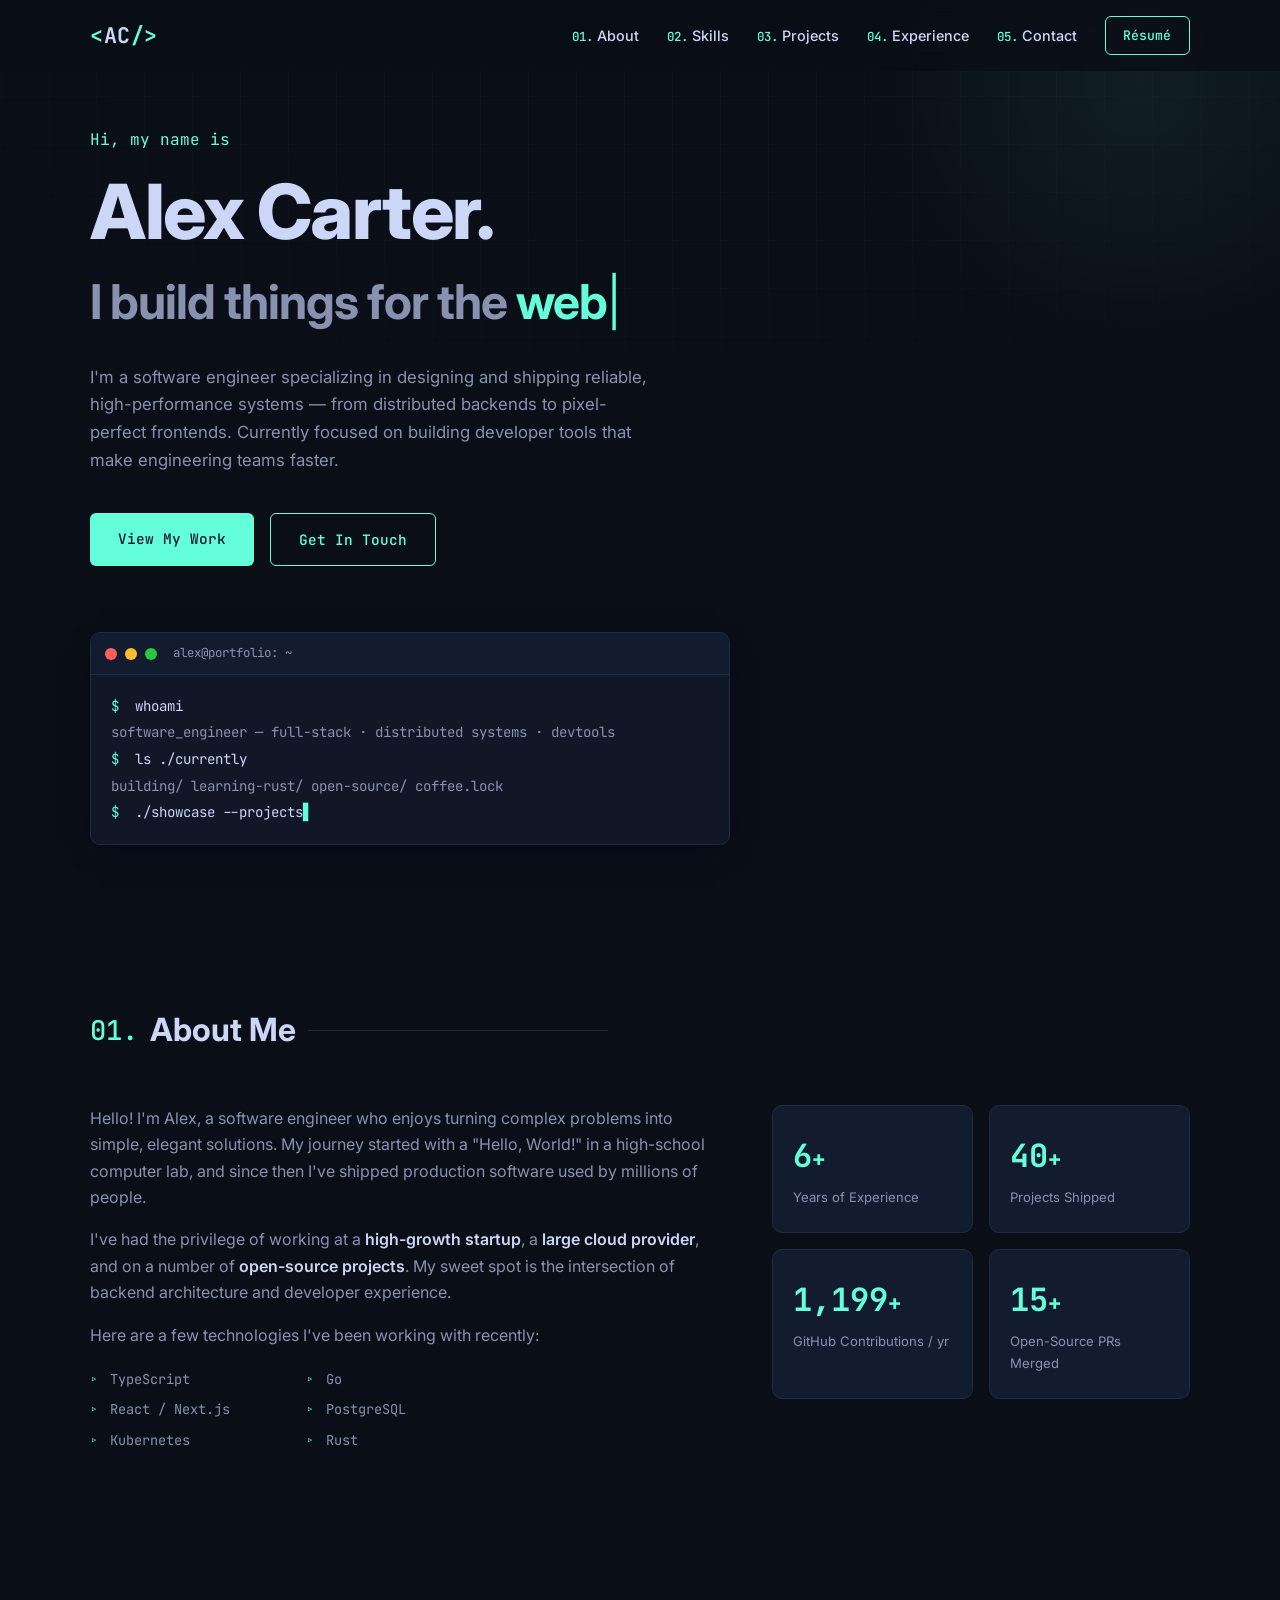
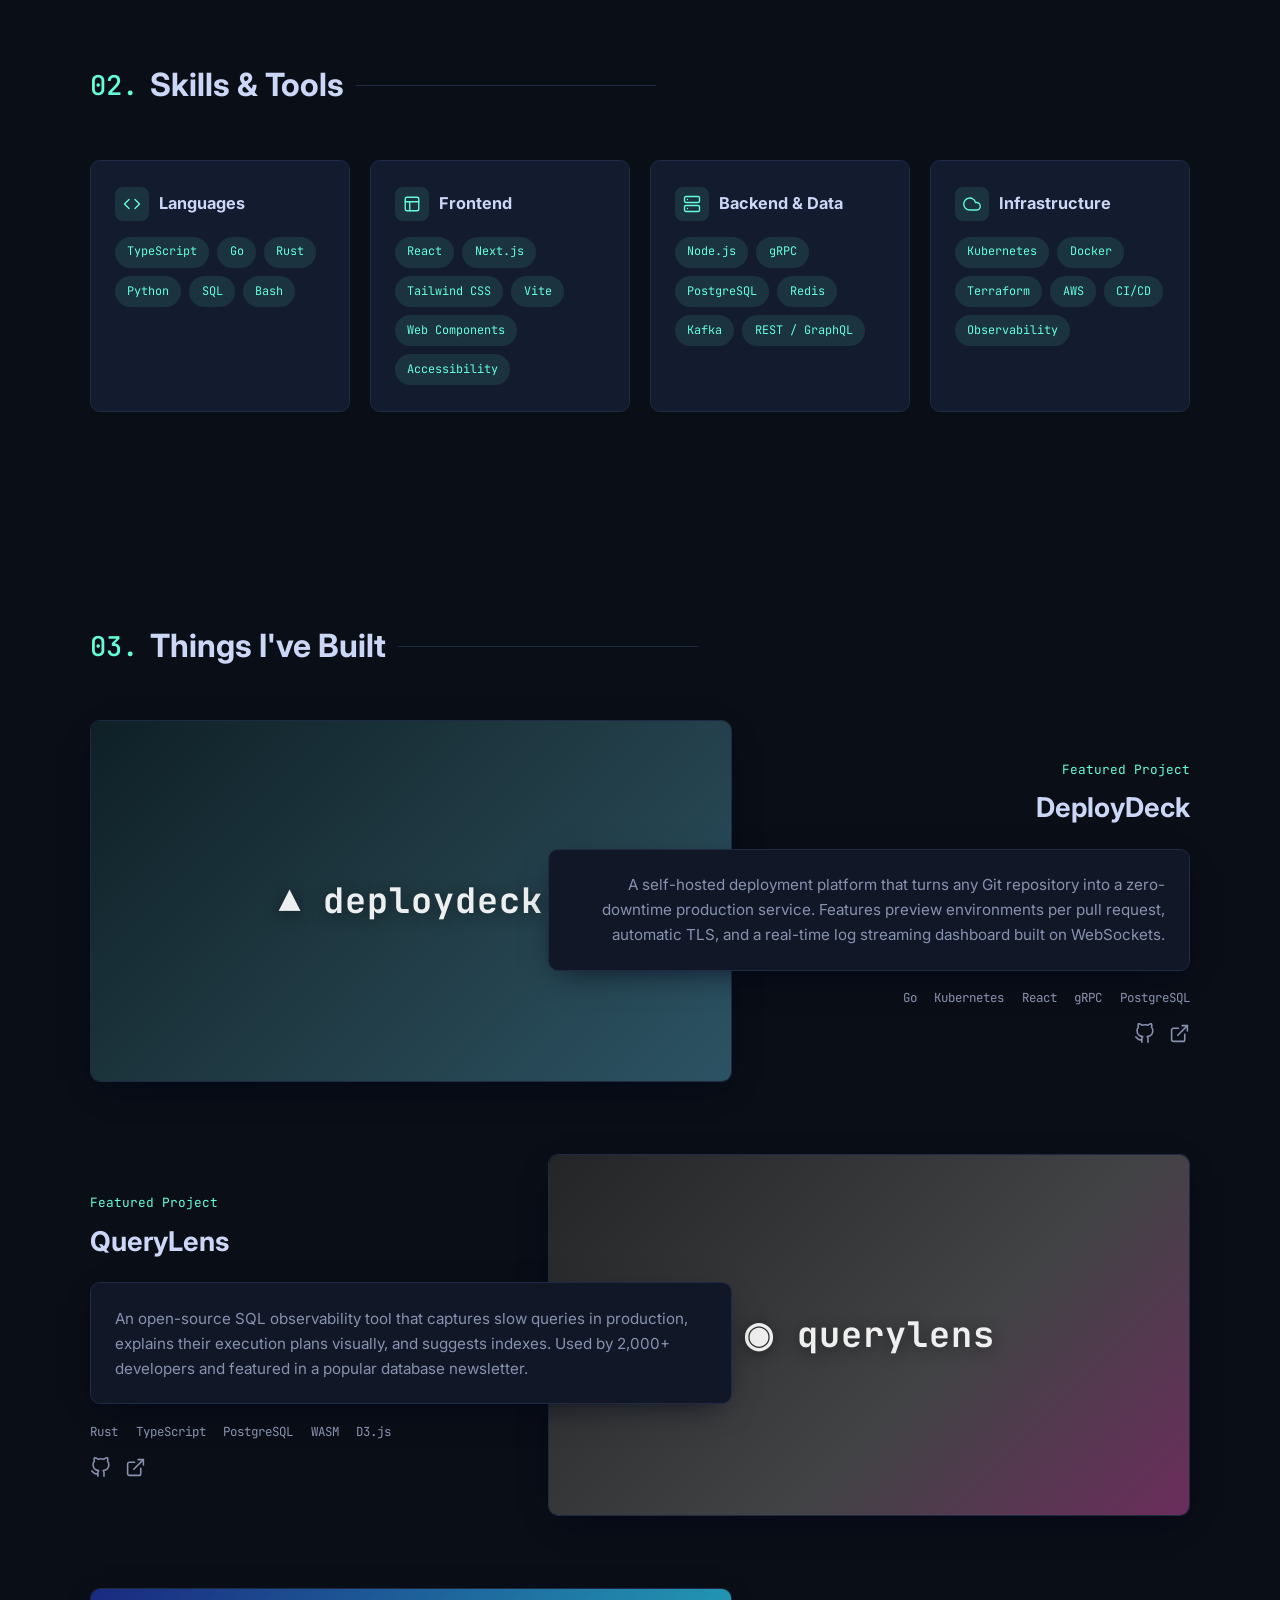
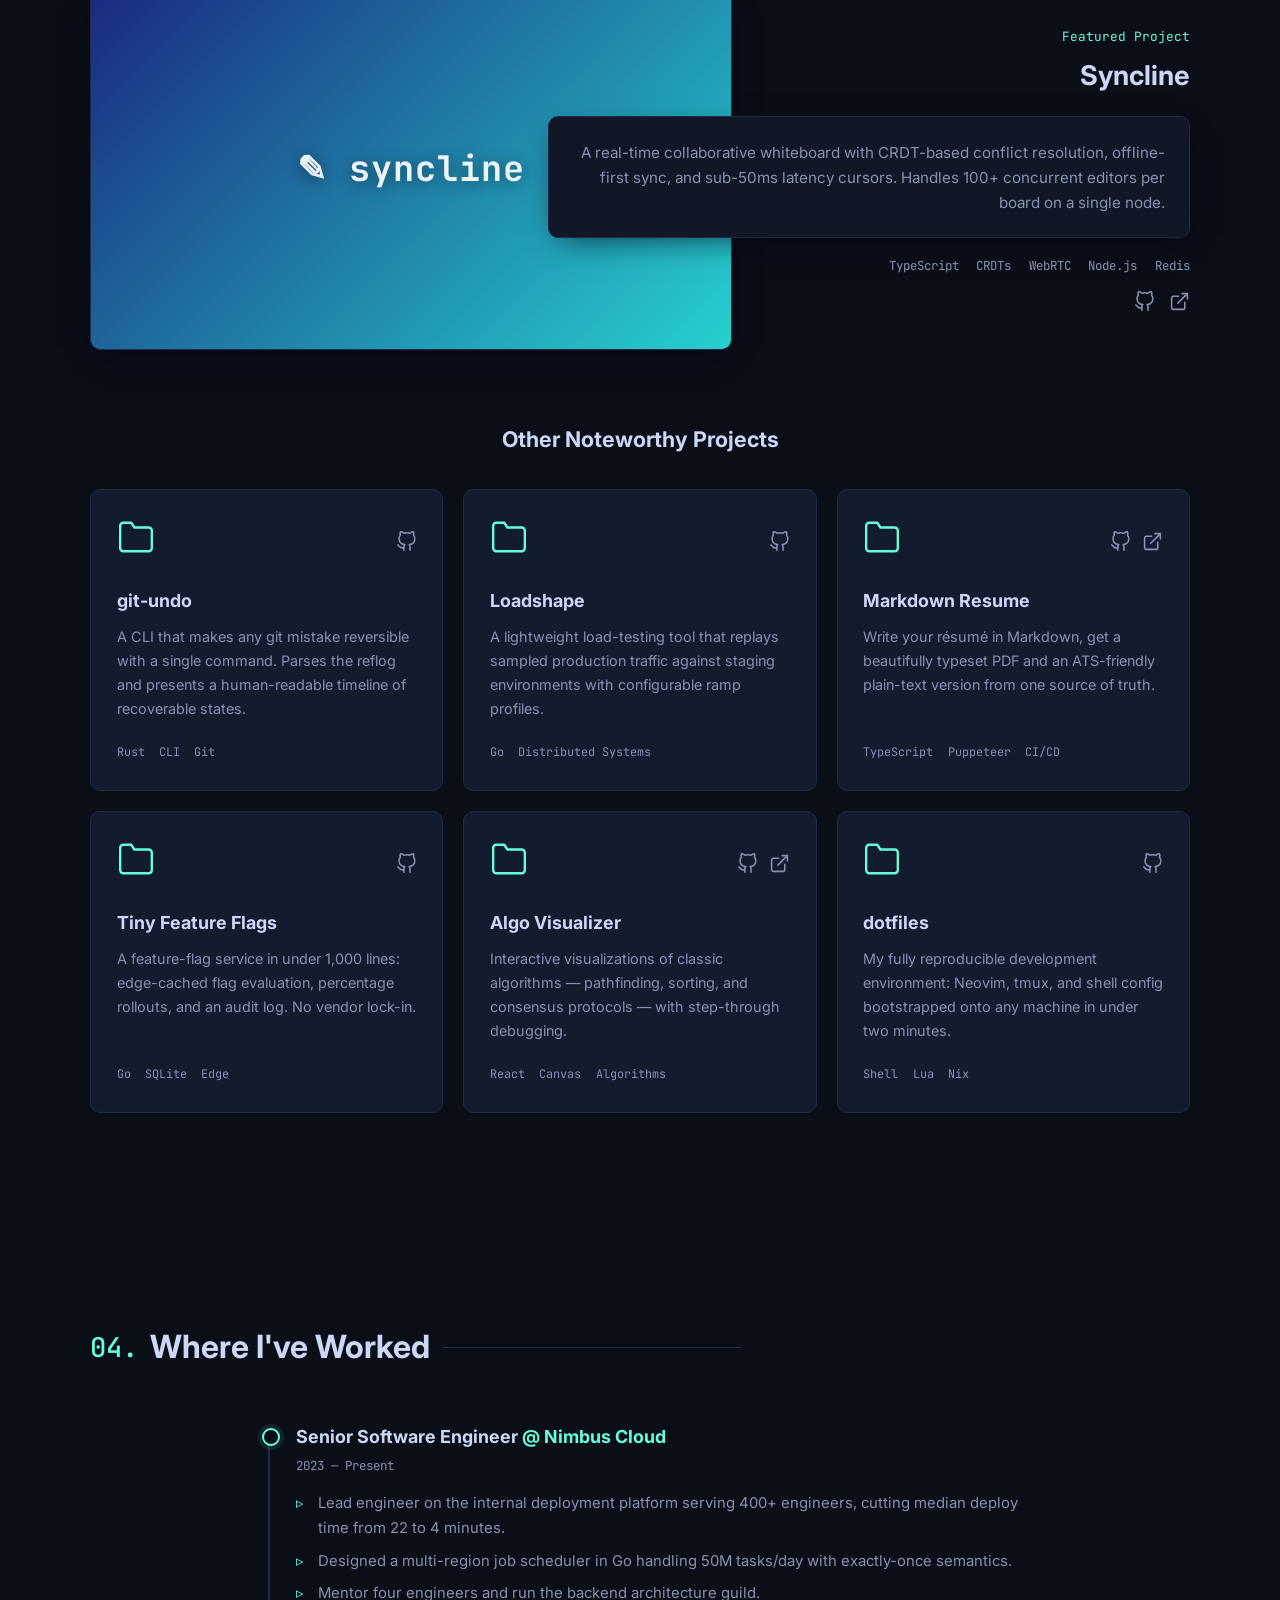
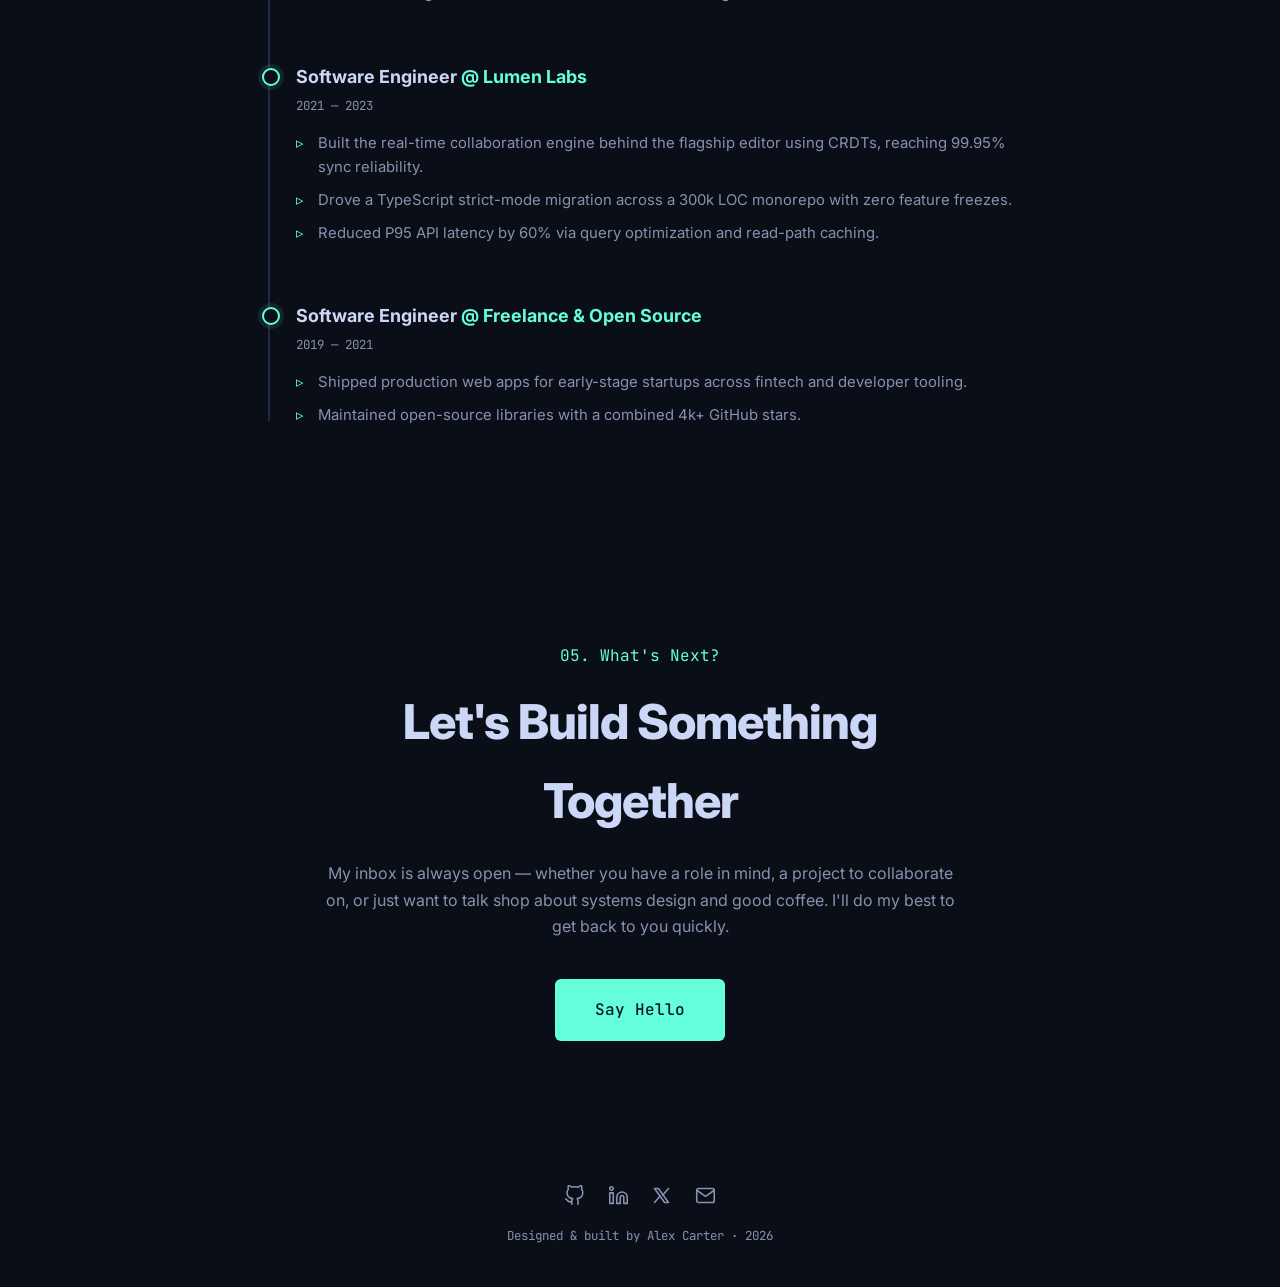
<file: index.html>
<!DOCTYPE html>
<html lang="en">
<head>
  <meta charset="UTF-8" />
  <meta name="viewport" content="width=device-width, initial-scale=1.0" />
  <title>Alex Carter — Software Engineer</title>
  <meta name="description" content="Portfolio of Alex Carter, a software engineer building scalable systems and delightful products." />
  <meta property="og:title" content="Alex Carter — Software Engineer" />
  <meta property="og:description" content="Software engineer portfolio showcasing projects, skills, and experience." />
  <meta property="og:type" content="website" />
  <link rel="preconnect" href="https://fonts.googleapis.com" />
  <link rel="preconnect" href="https://fonts.gstatic.com" crossorigin />
  <link href="https://fonts.googleapis.com/css2?family=Inter:wght@400;500;600;700;800&family=JetBrains+Mono:wght@400;500;700&display=swap" rel="stylesheet" />
  <link rel="stylesheet" href="css/style.css" />
  <link rel="icon" href="data:image/svg+xml,<svg xmlns='http://www.w3.org/2000/svg' viewBox='0 0 100 100'><text y='.9em' font-size='90'>⌘</text></svg>" />
</head>
<body>
  <div class="bg-grid" aria-hidden="true"></div>
  <div class="bg-glow" aria-hidden="true"></div>

  <header class="nav" id="navbar">
    <div class="nav-inner container">
      <a href="#home" class="logo" aria-label="Home">
        <span class="logo-bracket">&lt;</span>AC<span class="logo-bracket">/&gt;</span>
      </a>
      <nav class="nav-links" id="nav-links" aria-label="Primary">
        <a href="#about" class="nav-link"><span class="nav-num">01.</span> About</a>
        <a href="#skills" class="nav-link"><span class="nav-num">02.</span> Skills</a>
        <a href="#projects" class="nav-link"><span class="nav-num">03.</span> Projects</a>
        <a href="#experience" class="nav-link"><span class="nav-num">04.</span> Experience</a>
        <a href="#contact" class="nav-link"><span class="nav-num">05.</span> Contact</a>
        <a href="resume.pdf" class="btn btn-outline btn-sm" target="_blank" rel="noopener">Résumé</a>
      </nav>
      <button class="nav-toggle" id="nav-toggle" aria-label="Toggle menu" aria-expanded="false">
        <span></span><span></span><span></span>
      </button>
    </div>
  </header>

  <main>
    <!-- ============ HERO ============ -->
    <section id="home" class="hero container">
      <p class="hero-greeting mono reveal">Hi, my name is</p>
      <h1 class="hero-name reveal">Alex Carter.</h1>
      <h2 class="hero-tagline reveal">I build things for the <span class="accent" id="typed-target">web</span><span class="cursor-blink">|</span></h2>
      <p class="hero-bio reveal">
        I'm a software engineer specializing in designing and shipping reliable,
        high-performance systems — from distributed backends to pixel-perfect
        frontends. Currently focused on building developer tools that make
        engineering teams faster.
      </p>
      <div class="hero-cta reveal">
        <a href="#projects" class="btn btn-primary">View My Work</a>
        <a href="#contact" class="btn btn-outline">Get In Touch</a>
      </div>

      <div class="hero-terminal reveal" aria-hidden="true">
        <div class="terminal-bar">
          <span class="dot red"></span><span class="dot yellow"></span><span class="dot green"></span>
          <span class="terminal-title mono">alex@portfolio: ~</span>
        </div>
        <div class="terminal-body mono">
          <p><span class="t-prompt">$</span> whoami</p>
          <p class="t-out">software_engineer — full-stack · distributed systems · devtools</p>
          <p><span class="t-prompt">$</span> ls ./currently</p>
          <p class="t-out">building/  learning-rust/  open-source/  coffee.lock</p>
          <p><span class="t-prompt">$</span> <span class="t-typing">./showcase --projects</span></p>
        </div>
      </div>
    </section>

    <!-- ============ ABOUT ============ -->
    <section id="about" class="section container">
      <h2 class="section-title reveal"><span class="section-num mono">01.</span> About Me</h2>
      <div class="about-grid">
        <div class="about-text reveal">
          <p>
            Hello! I'm Alex, a software engineer who enjoys turning complex problems
            into simple, elegant solutions. My journey started with a "Hello, World!"
            in a high-school computer lab, and since then I've shipped production
            software used by millions of people.
          </p>
          <p>
            I've had the privilege of working at a <strong>high-growth startup</strong>,
            a <strong>large cloud provider</strong>, and on a number of
            <strong> open-source projects</strong>. My sweet spot is the intersection of
            backend architecture and developer experience.
          </p>
          <p>Here are a few technologies I've been working with recently:</p>
          <ul class="about-list mono">
            <li>TypeScript</li>
            <li>Go</li>
            <li>React / Next.js</li>
            <li>PostgreSQL</li>
            <li>Kubernetes</li>
            <li>Rust</li>
          </ul>
        </div>
        <div class="about-stats reveal">
          <div class="stat-card"><span class="stat-value" data-count="6">0</span><span class="stat-label">Years of Experience</span></div>
          <div class="stat-card"><span class="stat-value" data-count="40">0</span><span class="stat-label">Projects Shipped</span></div>
          <div class="stat-card"><span class="stat-value" data-count="1200">0</span><span class="stat-label">GitHub Contributions / yr</span></div>
          <div class="stat-card"><span class="stat-value" data-count="15">0</span><span class="stat-label">Open-Source PRs Merged</span></div>
        </div>
      </div>
    </section>

    <!-- ============ SKILLS ============ -->
    <section id="skills" class="section container">
      <h2 class="section-title reveal"><span class="section-num mono">02.</span> Skills &amp; Tools</h2>
      <div class="skills-grid" id="skills-grid"><!-- populated by js/main.js --></div>
    </section>

    <!-- ============ PROJECTS ============ -->
    <section id="projects" class="section container">
      <h2 class="section-title reveal"><span class="section-num mono">03.</span> Things I've Built</h2>
      <div class="featured-projects" id="featured-projects"><!-- populated by js/main.js --></div>
      <h3 class="subsection-title reveal">Other Noteworthy Projects</h3>
      <div class="project-grid" id="project-grid"><!-- populated by js/main.js --></div>
    </section>

    <!-- ============ EXPERIENCE ============ -->
    <section id="experience" class="section container">
      <h2 class="section-title reveal"><span class="section-num mono">04.</span> Where I've Worked</h2>
      <div class="timeline" id="timeline"><!-- populated by js/main.js --></div>
    </section>

    <!-- ============ CONTACT ============ -->
    <section id="contact" class="section container contact">
      <p class="mono accent reveal">05. What's Next?</p>
      <h2 class="contact-title reveal">Let's Build Something Together</h2>
      <p class="contact-text reveal">
        My inbox is always open — whether you have a role in mind, a project to
        collaborate on, or just want to talk shop about systems design and
        good coffee. I'll do my best to get back to you quickly.
      </p>
      <a href="mailto:alex.carter@example.com" class="btn btn-primary btn-lg reveal">Say Hello</a>
    </section>
  </main>

  <footer class="footer">
    <div class="social-row" id="social-row"><!-- populated by js/main.js --></div>
    <p class="mono footer-note">Designed &amp; built by Alex Carter · <span id="year"></span></p>
  </footer>

  <script src="js/main.js"></script>
</body>
</html>
</file>
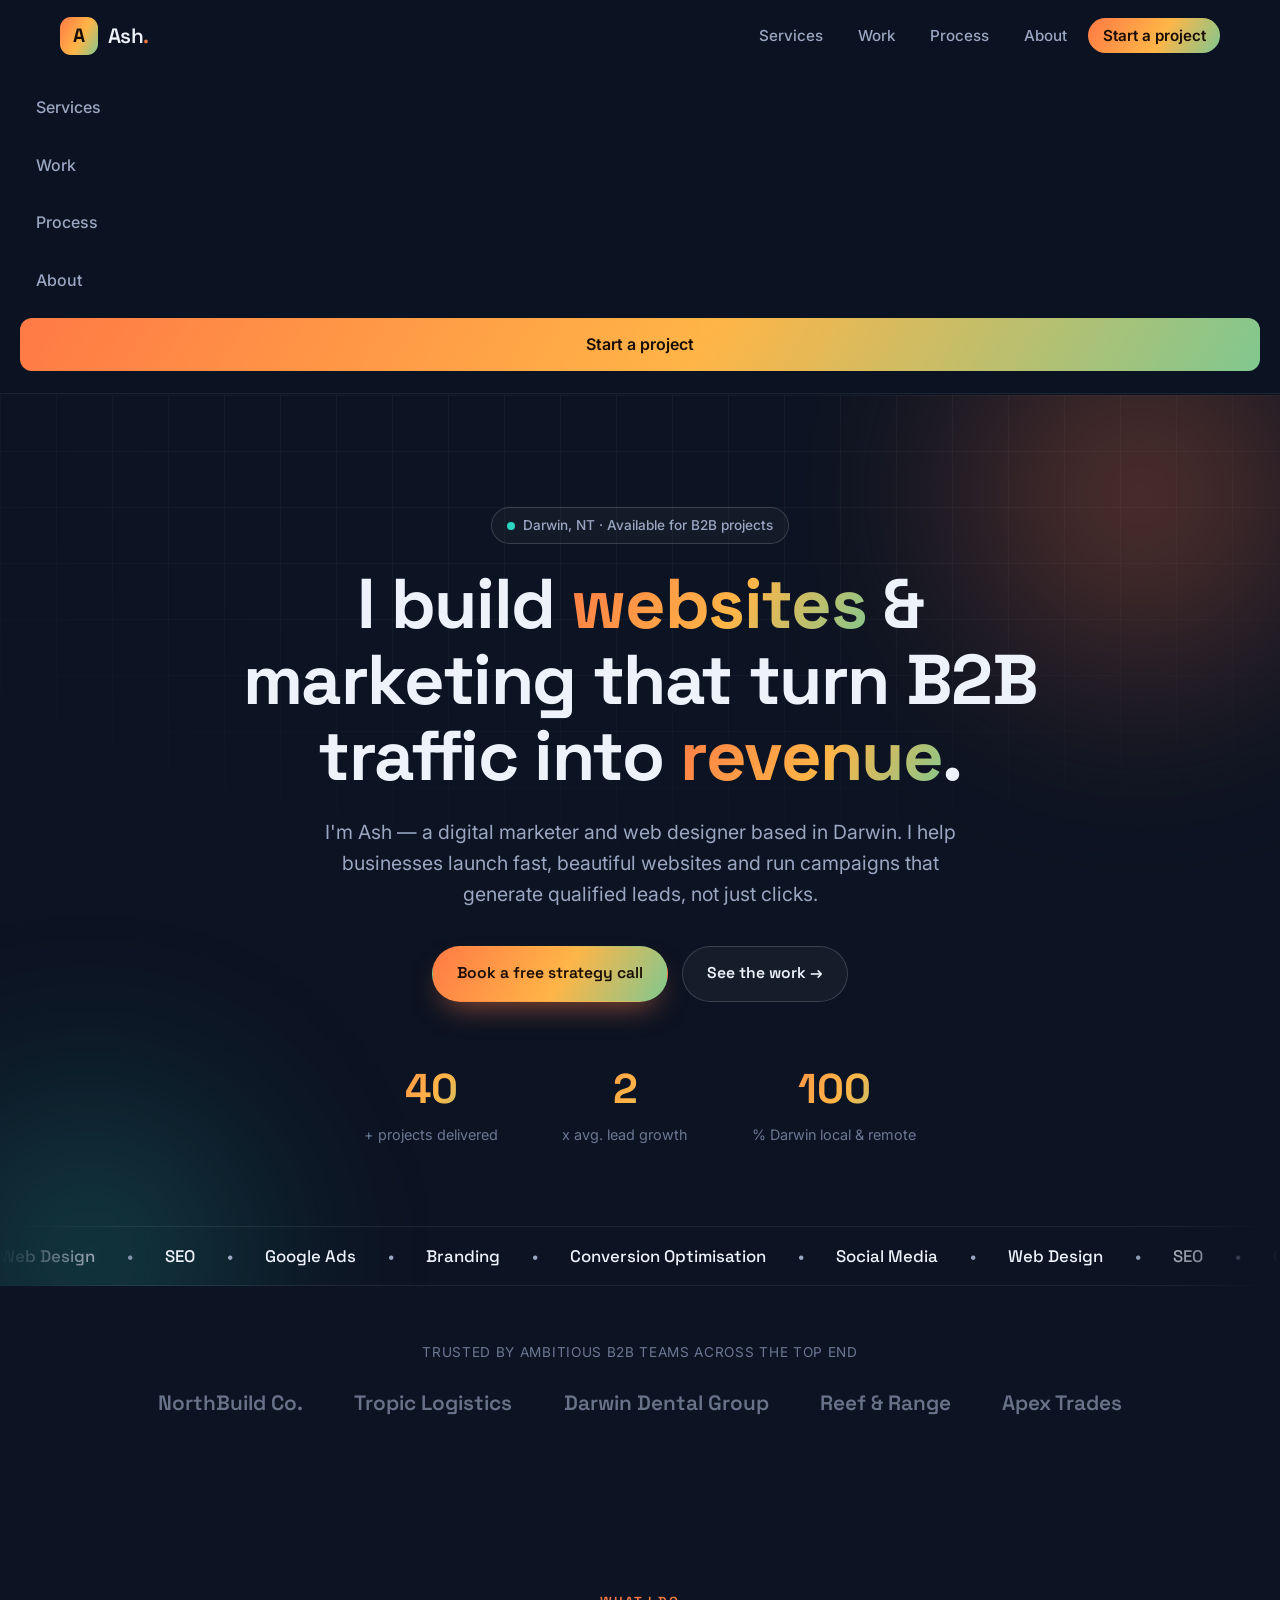
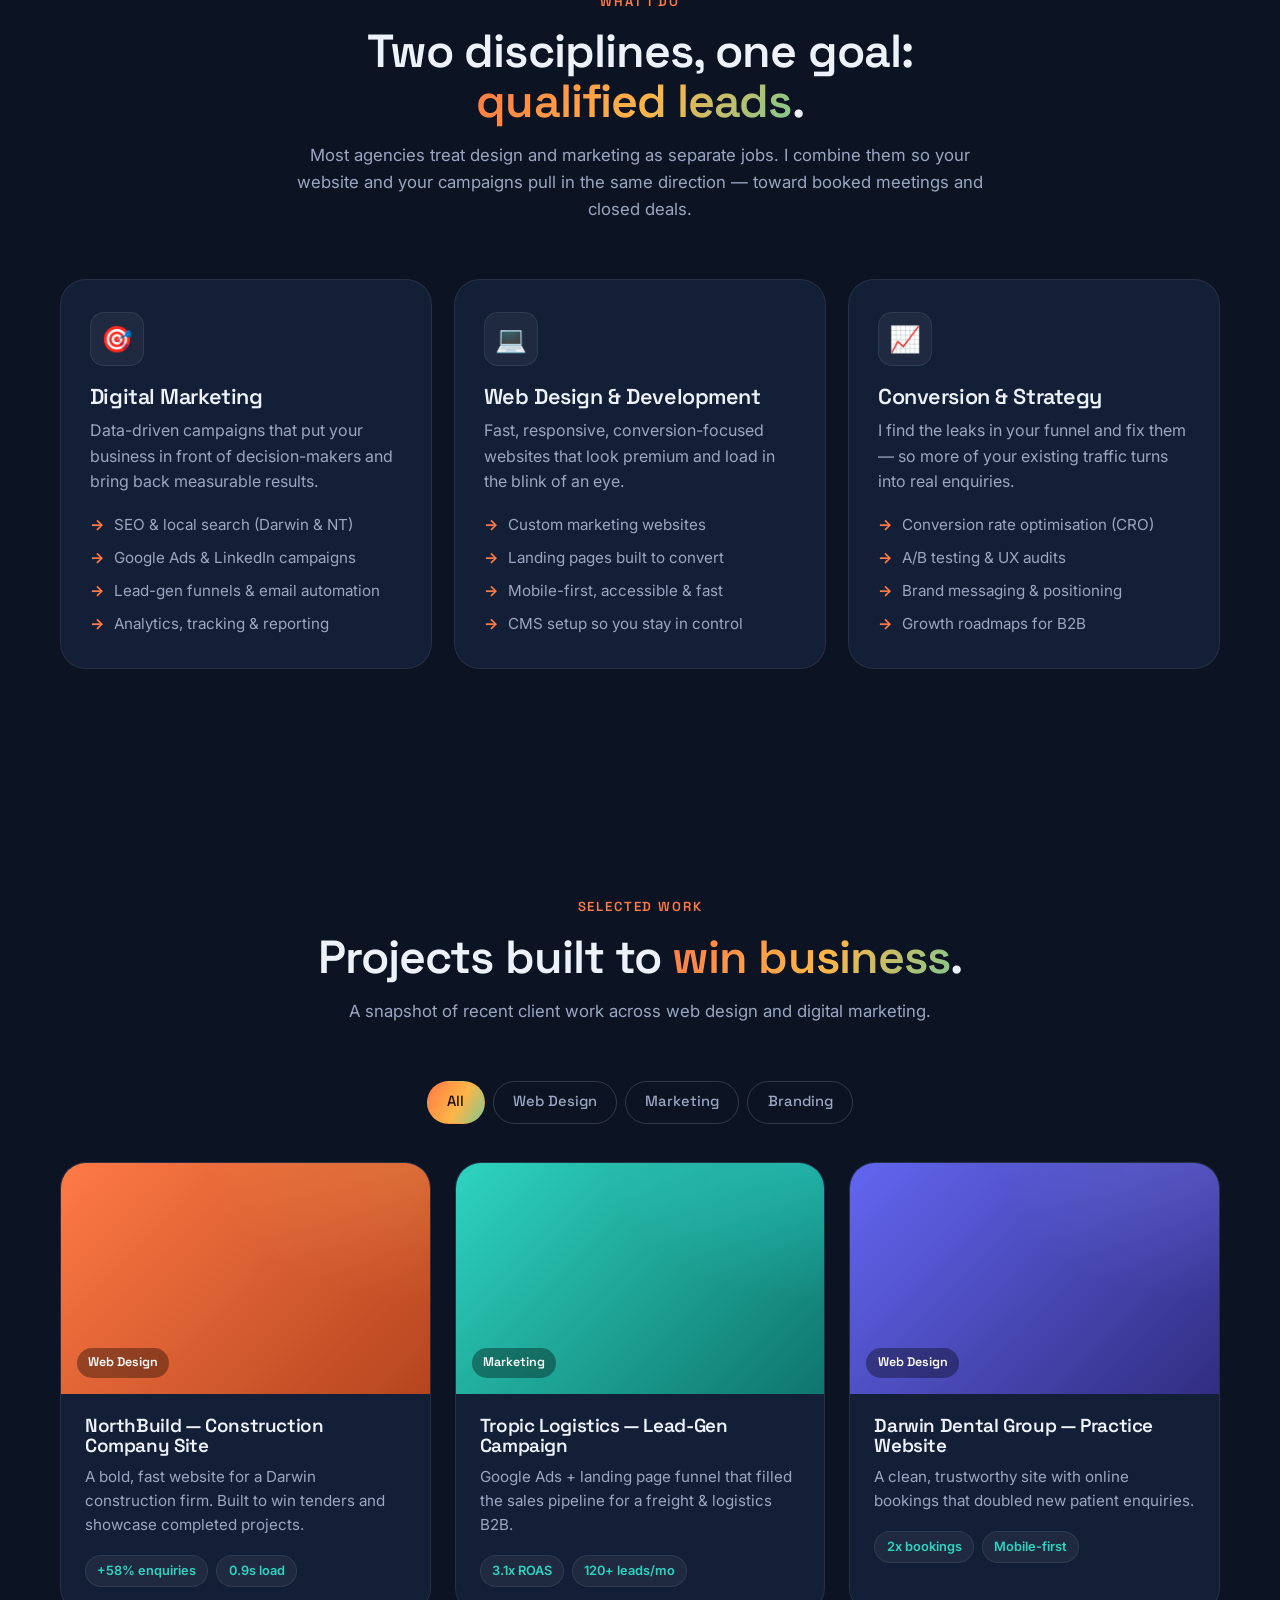
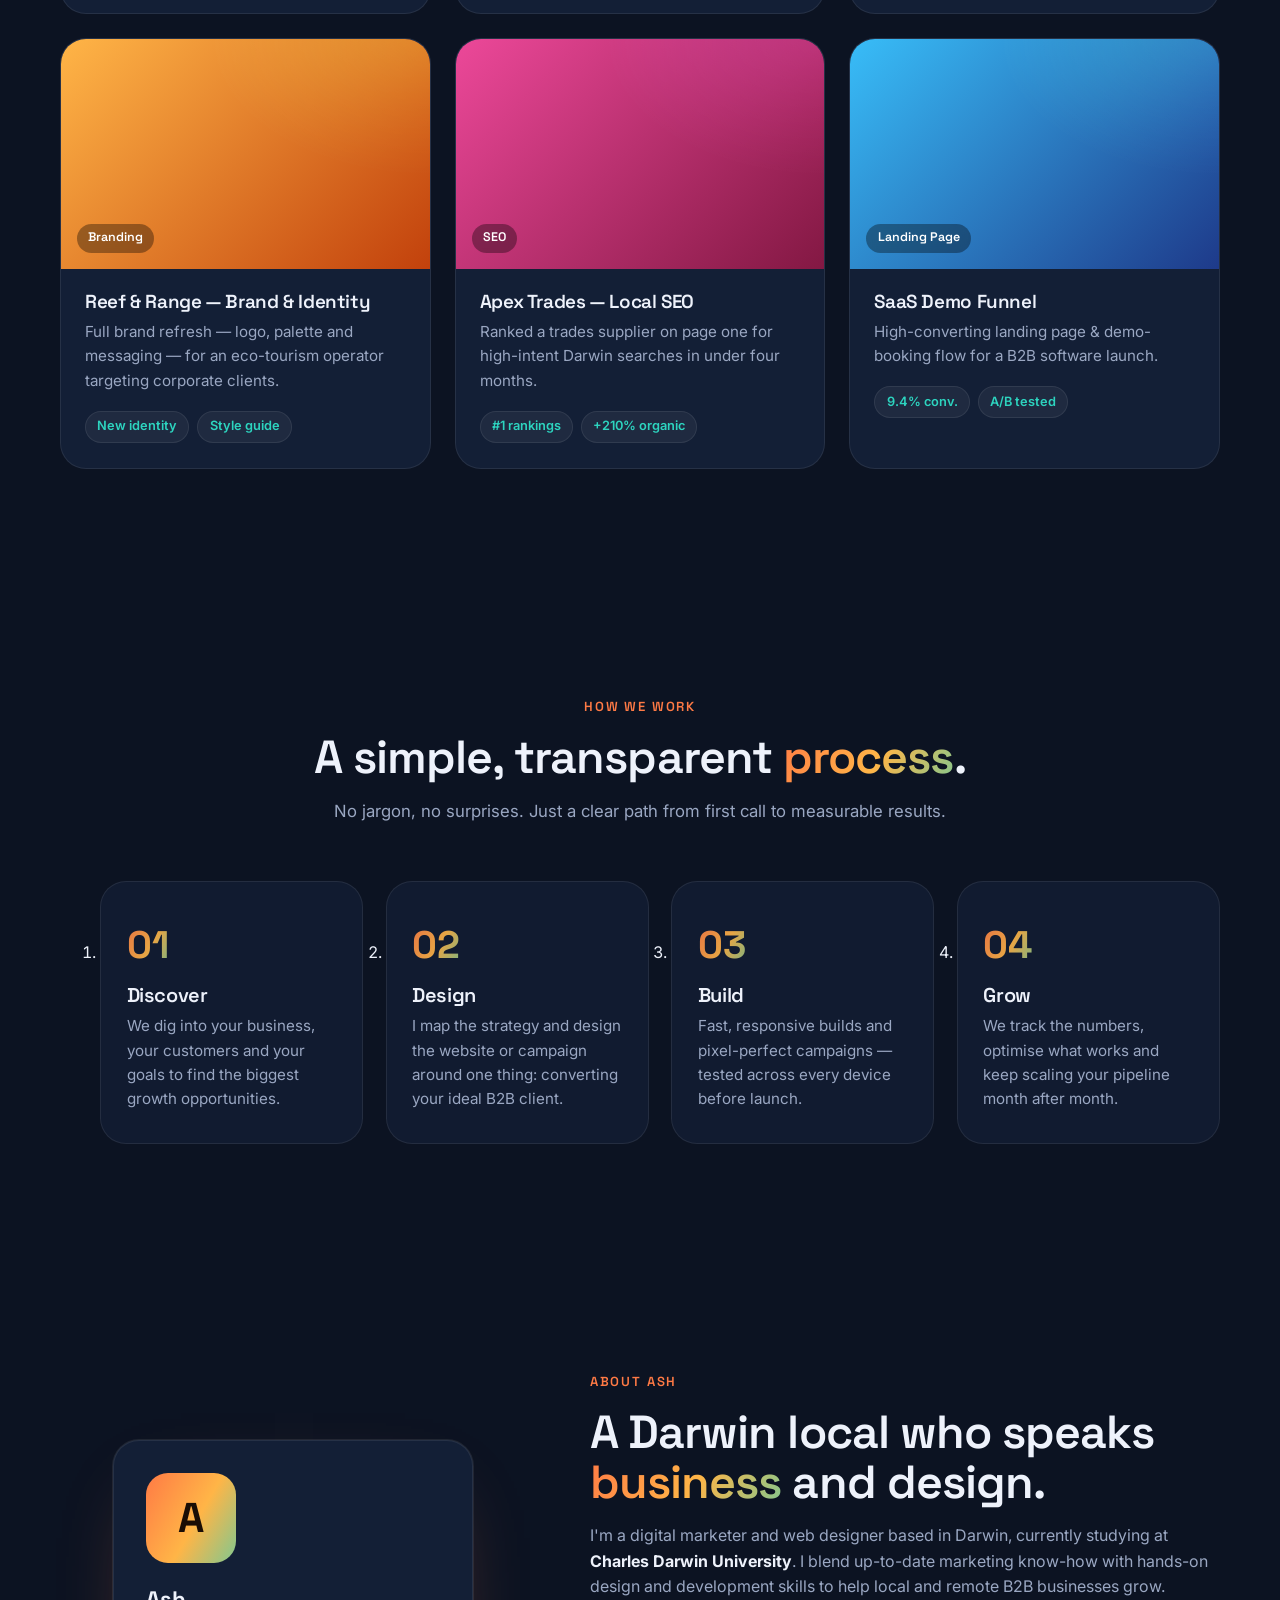
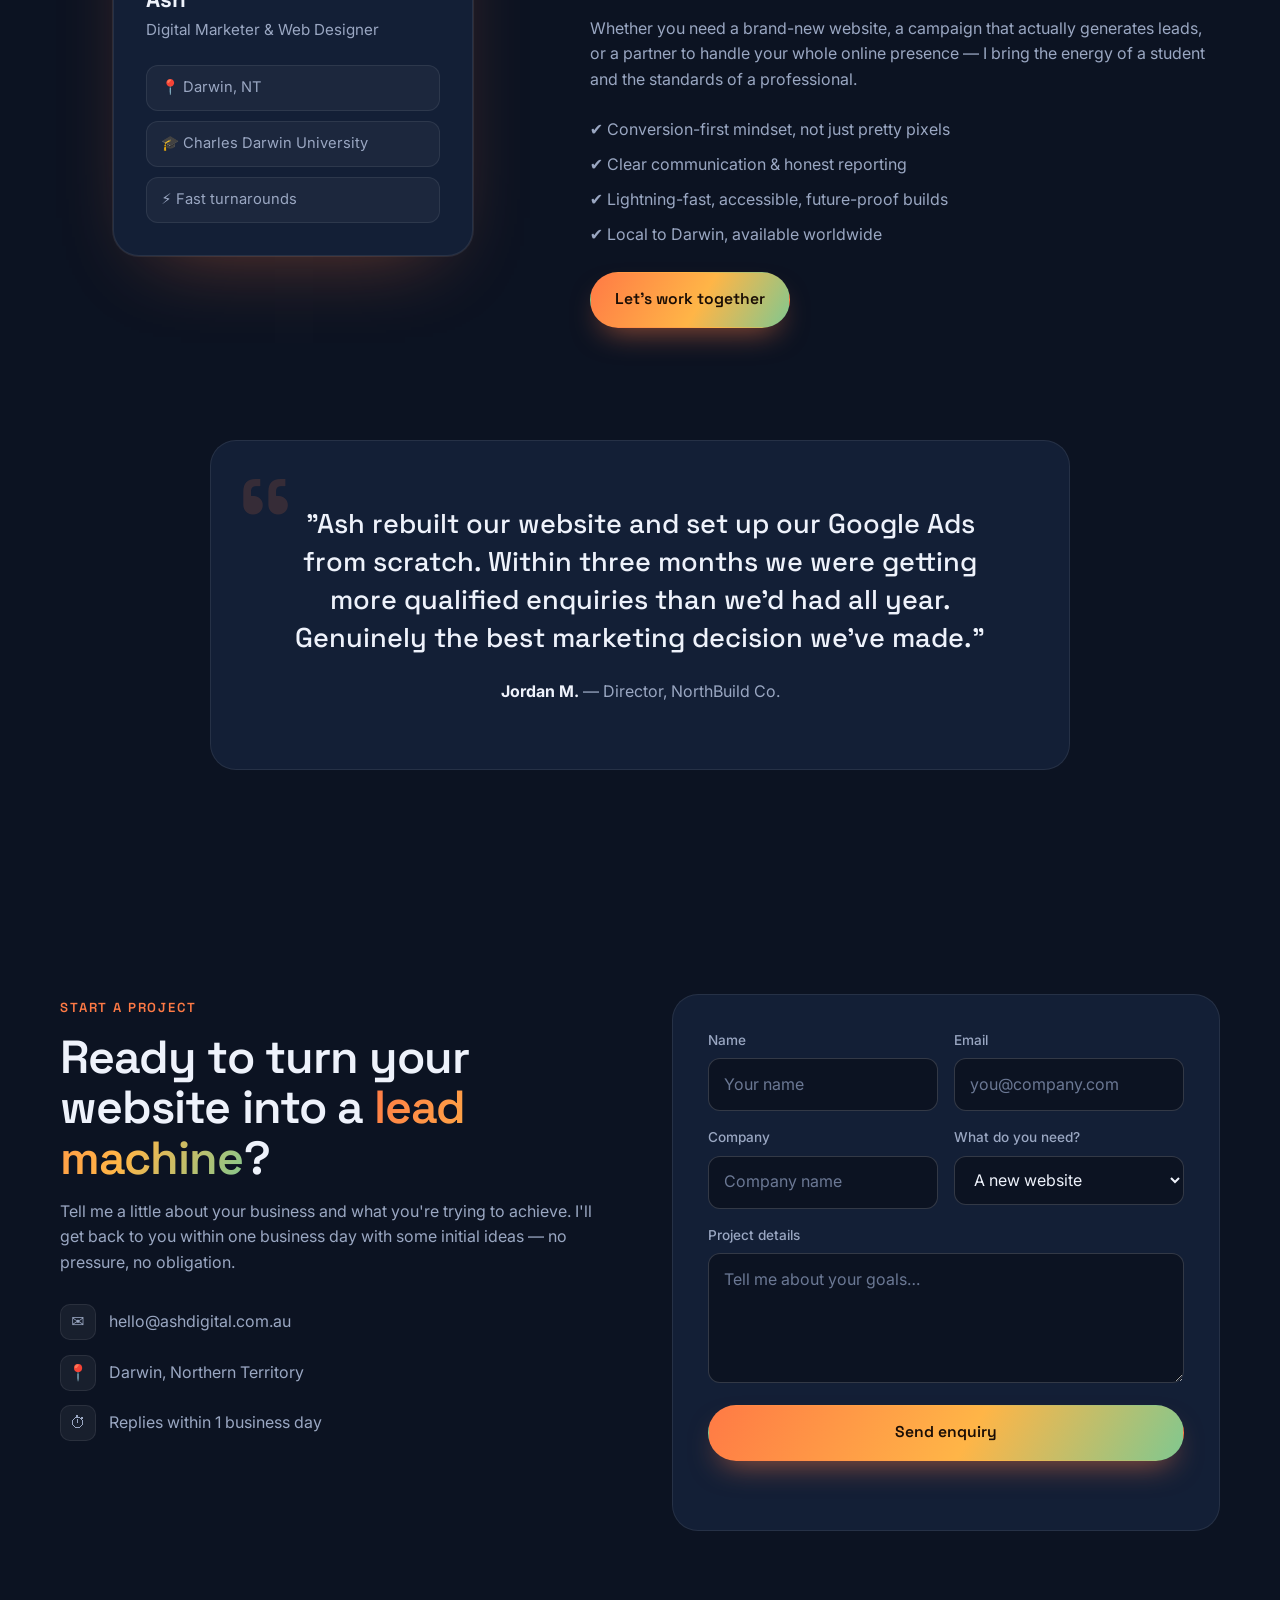
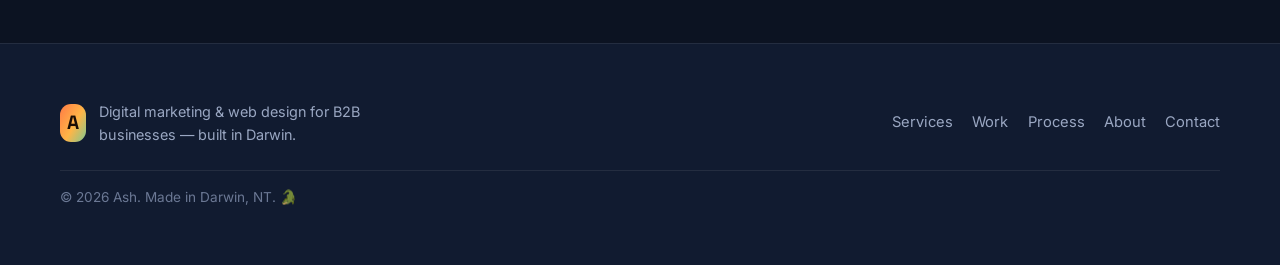
<file: ash/index.html>
<!DOCTYPE html>
<html lang="en">
<head>
  <meta charset="UTF-8" />
  <meta name="viewport" content="width=device-width, initial-scale=1.0" />
  <meta name="theme-color" content="#0c1322" />
  <title>Ash — Digital Marketing &amp; Web Design in Darwin | B2B Growth Studio</title>
  <meta name="description" content="Ash is a Darwin-based digital marketer and web designer helping B2B businesses grow with high-converting websites and data-driven marketing campaigns." />
  <meta name="author" content="Ash" />

  <!-- Open Graph -->
  <meta property="og:type" content="website" />
  <meta property="og:title" content="Ash — Digital Marketing & Web Design in Darwin" />
  <meta property="og:description" content="High-converting websites and data-driven marketing for B2B businesses in Darwin and beyond." />
  <meta property="og:locale" content="en_AU" />

  <link rel="icon" href="data:image/svg+xml,%3Csvg xmlns='http://www.w3.org/2000/svg' viewBox='0 0 100 100'%3E%3Crect width='100' height='100' rx='22' fill='%230c1322'/%3E%3Ctext x='50' y='71' font-size='62' font-family='Arial' font-weight='bold' text-anchor='middle' fill='%23ff7a45'%3EA%3C/text%3E%3C/svg%3E" />

  <!-- Fonts: preconnect for speed, display=swap to avoid blocking render -->
  <link rel="preconnect" href="https://fonts.googleapis.com" />
  <link rel="preconnect" href="https://fonts.gstatic.com" crossorigin />
  <link href="https://fonts.googleapis.com/css2?family=Space+Grotesk:wght@400;500;600;700&family=Inter:wght@400;500;600&display=swap" rel="stylesheet" />

  <link rel="stylesheet" href="styles.css" />
</head>
<body>
  <a class="skip-link" href="#main">Skip to content</a>

  <!-- Header / Navigation -->
  <header class="site-header" id="top">
    <div class="container nav-inner">
      <a href="#top" class="brand" aria-label="Ash home">
        <span class="brand-mark">A</span>
        <span class="brand-text">Ash<span class="brand-dot">.</span></span>
      </a>

      <nav class="nav" aria-label="Primary">
        <ul class="nav-list">
          <li><a href="#services">Services</a></li>
          <li><a href="#work">Work</a></li>
          <li><a href="#process">Process</a></li>
          <li><a href="#about">About</a></li>
          <li><a href="#contact" class="nav-cta">Start a project</a></li>
        </ul>
      </nav>

      <button class="nav-toggle" aria-label="Toggle menu" aria-expanded="false" aria-controls="mobile-menu">
        <span></span><span></span><span></span>
      </button>
    </div>

    <div class="mobile-menu" id="mobile-menu" hidden>
      <a href="#services">Services</a>
      <a href="#work">Work</a>
      <a href="#process">Process</a>
      <a href="#about">About</a>
      <a href="#contact" class="nav-cta">Start a project</a>
    </div>
  </header>

  <main id="main">
    <!-- Hero -->
    <section class="hero">
      <div class="hero-bg" aria-hidden="true">
        <div class="orb orb-1"></div>
        <div class="orb orb-2"></div>
        <div class="grid-overlay"></div>
      </div>

      <div class="container hero-inner">
        <p class="eyebrow reveal">
          <span class="ping"></span> Darwin, NT · Available for B2B projects
        </p>
        <h1 class="hero-title reveal">
          I build <span class="grad-text">websites</span> &amp; marketing
          that turn B2B traffic into <span class="grad-text">revenue</span>.
        </h1>
        <p class="hero-sub reveal">
          I'm Ash — a digital marketer and web designer based in Darwin. I help
          businesses launch fast, beautiful websites and run campaigns that
          generate qualified leads, not just clicks.
        </p>
        <div class="hero-actions reveal">
          <a href="#contact" class="btn btn-primary">Book a free strategy call</a>
          <a href="#work" class="btn btn-ghost">See the work →</a>
        </div>

        <dl class="hero-stats reveal">
          <div><dt data-count="40">0</dt><dd>+ projects delivered</dd></div>
          <div><dt data-count="2">0</dt><dd>x avg. lead growth</dd></div>
          <div><dt data-count="100">0</dt><dd>% Darwin local &amp; remote</dd></div>
        </dl>
      </div>

      <div class="marquee" aria-hidden="true">
        <div class="marquee-track">
          <span>Web Design</span><span>•</span><span>SEO</span><span>•</span>
          <span>Google Ads</span><span>•</span><span>Branding</span><span>•</span>
          <span>Conversion Optimisation</span><span>•</span><span>Social Media</span><span>•</span>
          <span>Web Design</span><span>•</span><span>SEO</span><span>•</span>
          <span>Google Ads</span><span>•</span><span>Branding</span><span>•</span>
          <span>Conversion Optimisation</span><span>•</span><span>Social Media</span><span>•</span>
        </div>
      </div>
    </section>

    <!-- Trust / clients -->
    <section class="trust">
      <div class="container">
        <p class="trust-label reveal">Trusted by ambitious B2B teams across the Top End</p>
        <div class="trust-logos reveal">
          <span>NorthBuild Co.</span>
          <span>Tropic Logistics</span>
          <span>Darwin Dental Group</span>
          <span>Reef &amp; Range</span>
          <span>Apex Trades</span>
        </div>
      </div>
    </section>

    <!-- Services -->
    <section class="section services" id="services">
      <div class="container">
        <div class="section-head reveal">
          <span class="kicker">What I do</span>
          <h2 class="section-title">Two disciplines, one goal: <span class="grad-text">qualified leads</span>.</h2>
          <p class="section-lead">
            Most agencies treat design and marketing as separate jobs. I combine
            them so your website and your campaigns pull in the same direction —
            toward booked meetings and closed deals.
          </p>
        </div>

        <div class="cards">
          <article class="card reveal">
            <div class="card-icon">🎯</div>
            <h3>Digital Marketing</h3>
            <p>Data-driven campaigns that put your business in front of decision-makers and bring back measurable results.</p>
            <ul class="card-list">
              <li>SEO &amp; local search (Darwin &amp; NT)</li>
              <li>Google Ads &amp; LinkedIn campaigns</li>
              <li>Lead-gen funnels &amp; email automation</li>
              <li>Analytics, tracking &amp; reporting</li>
            </ul>
          </article>

          <article class="card reveal">
            <div class="card-icon">💻</div>
            <h3>Web Design &amp; Development</h3>
            <p>Fast, responsive, conversion-focused websites that look premium and load in the blink of an eye.</p>
            <ul class="card-list">
              <li>Custom marketing websites</li>
              <li>Landing pages built to convert</li>
              <li>Mobile-first, accessible &amp; fast</li>
              <li>CMS setup so you stay in control</li>
            </ul>
          </article>

          <article class="card reveal">
            <div class="card-icon">📈</div>
            <h3>Conversion &amp; Strategy</h3>
            <p>I find the leaks in your funnel and fix them — so more of your existing traffic turns into real enquiries.</p>
            <ul class="card-list">
              <li>Conversion rate optimisation (CRO)</li>
              <li>A/B testing &amp; UX audits</li>
              <li>Brand messaging &amp; positioning</li>
              <li>Growth roadmaps for B2B</li>
            </ul>
          </article>
        </div>
      </div>
    </section>

    <!-- Work / Portfolio -->
    <section class="section work" id="work">
      <div class="container">
        <div class="section-head reveal">
          <span class="kicker">Selected work</span>
          <h2 class="section-title">Projects built to <span class="grad-text">win business</span>.</h2>
          <p class="section-lead">A snapshot of recent client work across web design and digital marketing.</p>
        </div>

        <div class="filter-bar reveal" role="tablist" aria-label="Filter projects">
          <button class="filter is-active" data-filter="all">All</button>
          <button class="filter" data-filter="web">Web Design</button>
          <button class="filter" data-filter="marketing">Marketing</button>
          <button class="filter" data-filter="branding">Branding</button>
        </div>

        <div class="portfolio">
          <article class="project reveal" data-category="web">
            <div class="project-thumb thumb-a">
              <span class="project-tag">Web Design</span>
            </div>
            <div class="project-body">
              <h3>NorthBuild — Construction Company Site</h3>
              <p>A bold, fast website for a Darwin construction firm. Built to win tenders and showcase completed projects.</p>
              <div class="project-meta"><span>+58% enquiries</span><span>0.9s load</span></div>
            </div>
          </article>

          <article class="project reveal" data-category="marketing">
            <div class="project-thumb thumb-b">
              <span class="project-tag">Marketing</span>
            </div>
            <div class="project-body">
              <h3>Tropic Logistics — Lead-Gen Campaign</h3>
              <p>Google Ads + landing page funnel that filled the sales pipeline for a freight &amp; logistics B2B.</p>
              <div class="project-meta"><span>3.1x ROAS</span><span>120+ leads/mo</span></div>
            </div>
          </article>

          <article class="project reveal" data-category="web">
            <div class="project-thumb thumb-c">
              <span class="project-tag">Web Design</span>
            </div>
            <div class="project-body">
              <h3>Darwin Dental Group — Practice Website</h3>
              <p>A clean, trustworthy site with online bookings that doubled new patient enquiries.</p>
              <div class="project-meta"><span>2x bookings</span><span>Mobile-first</span></div>
            </div>
          </article>

          <article class="project reveal" data-category="branding">
            <div class="project-thumb thumb-d">
              <span class="project-tag">Branding</span>
            </div>
            <div class="project-body">
              <h3>Reef &amp; Range — Brand &amp; Identity</h3>
              <p>Full brand refresh — logo, palette and messaging — for an eco-tourism operator targeting corporate clients.</p>
              <div class="project-meta"><span>New identity</span><span>Style guide</span></div>
            </div>
          </article>

          <article class="project reveal" data-category="marketing">
            <div class="project-thumb thumb-e">
              <span class="project-tag">SEO</span>
            </div>
            <div class="project-body">
              <h3>Apex Trades — Local SEO</h3>
              <p>Ranked a trades supplier on page one for high-intent Darwin searches in under four months.</p>
              <div class="project-meta"><span>#1 rankings</span><span>+210% organic</span></div>
            </div>
          </article>

          <article class="project reveal" data-category="web">
            <div class="project-thumb thumb-f">
              <span class="project-tag">Landing Page</span>
            </div>
            <div class="project-body">
              <h3>SaaS Demo Funnel</h3>
              <p>High-converting landing page &amp; demo-booking flow for a B2B software launch.</p>
              <div class="project-meta"><span>9.4% conv.</span><span>A/B tested</span></div>
            </div>
          </article>
        </div>
      </div>
    </section>

    <!-- Process -->
    <section class="section process" id="process">
      <div class="container">
        <div class="section-head reveal">
          <span class="kicker">How we work</span>
          <h2 class="section-title">A simple, transparent <span class="grad-text">process</span>.</h2>
          <p class="section-lead">No jargon, no surprises. Just a clear path from first call to measurable results.</p>
        </div>

        <ol class="steps">
          <li class="step reveal">
            <span class="step-num">01</span>
            <h3>Discover</h3>
            <p>We dig into your business, your customers and your goals to find the biggest growth opportunities.</p>
          </li>
          <li class="step reveal">
            <span class="step-num">02</span>
            <h3>Design</h3>
            <p>I map the strategy and design the website or campaign around one thing: converting your ideal B2B client.</p>
          </li>
          <li class="step reveal">
            <span class="step-num">03</span>
            <h3>Build</h3>
            <p>Fast, responsive builds and pixel-perfect campaigns — tested across every device before launch.</p>
          </li>
          <li class="step reveal">
            <span class="step-num">04</span>
            <h3>Grow</h3>
            <p>We track the numbers, optimise what works and keep scaling your pipeline month after month.</p>
          </li>
        </ol>
      </div>
    </section>

    <!-- About -->
    <section class="section about" id="about">
      <div class="container about-grid">
        <div class="about-visual reveal" aria-hidden="true">
          <div class="about-card">
            <div class="avatar">A</div>
            <div class="about-card-meta">
              <strong>Ash</strong>
              <span>Digital Marketer &amp; Web Designer</span>
            </div>
            <ul class="about-badges">
              <li>📍 Darwin, NT</li>
              <li>🎓 Charles Darwin University</li>
              <li>⚡ Fast turnarounds</li>
            </ul>
          </div>
        </div>

        <div class="about-text reveal">
          <span class="kicker">About Ash</span>
          <h2 class="section-title">A Darwin local who speaks <span class="grad-text">business</span> and design.</h2>
          <p>
            I'm a digital marketer and web designer based in Darwin, currently
            studying at <strong>Charles Darwin University</strong>. I blend
            up-to-date marketing know-how with hands-on design and development
            skills to help local and remote B2B businesses grow.
          </p>
          <p>
            Whether you need a brand-new website, a campaign that actually
            generates leads, or a partner to handle your whole online presence —
            I bring the energy of a student and the standards of a professional.
          </p>
          <ul class="about-points">
            <li>✔ Conversion-first mindset, not just pretty pixels</li>
            <li>✔ Clear communication &amp; honest reporting</li>
            <li>✔ Lightning-fast, accessible, future-proof builds</li>
            <li>✔ Local to Darwin, available worldwide</li>
          </ul>
          <a href="#contact" class="btn btn-primary">Let's work together</a>
        </div>
      </div>
    </section>

    <!-- Testimonial -->
    <section class="section testimonial">
      <div class="container">
        <figure class="quote reveal">
          <blockquote>
            "Ash rebuilt our website and set up our Google Ads from scratch.
            Within three months we were getting more qualified enquiries than
            we'd had all year. Genuinely the best marketing decision we've made."
          </blockquote>
          <figcaption>
            <strong>Jordan M.</strong> — Director, NorthBuild Co.
          </figcaption>
        </figure>
      </div>
    </section>

    <!-- Contact / CTA -->
    <section class="section contact" id="contact">
      <div class="container contact-grid">
        <div class="contact-intro reveal">
          <span class="kicker">Start a project</span>
          <h2 class="section-title">Ready to turn your website into a <span class="grad-text">lead machine</span>?</h2>
          <p>
            Tell me a little about your business and what you're trying to
            achieve. I'll get back to you within one business day with some
            initial ideas — no pressure, no obligation.
          </p>
          <ul class="contact-list">
            <li><span>✉</span> <a href="mailto:hello@ashdigital.com.au">hello@ashdigital.com.au</a></li>
            <li><span>📍</span> Darwin, Northern Territory</li>
            <li><span>⏱</span> Replies within 1 business day</li>
          </ul>
        </div>

        <form class="contact-form reveal" id="contact-form" novalidate>
          <div class="field">
            <label for="name">Name</label>
            <input type="text" id="name" name="name" required placeholder="Your name" autocomplete="name" />
          </div>
          <div class="field">
            <label for="email">Email</label>
            <input type="email" id="email" name="email" required placeholder="you@company.com" autocomplete="email" />
          </div>
          <div class="field">
            <label for="company">Company</label>
            <input type="text" id="company" name="company" placeholder="Company name" autocomplete="organization" />
          </div>
          <div class="field">
            <label for="service">What do you need?</label>
            <select id="service" name="service">
              <option value="web">A new website</option>
              <option value="marketing">Digital marketing / leads</option>
              <option value="both">Website + marketing</option>
              <option value="other">Something else</option>
            </select>
          </div>
          <div class="field field-full">
            <label for="message">Project details</label>
            <textarea id="message" name="message" rows="4" required placeholder="Tell me about your goals…"></textarea>
          </div>
          <button type="submit" class="btn btn-primary btn-block">Send enquiry</button>
          <p class="form-status" id="form-status" role="status" aria-live="polite"></p>
        </form>
      </div>
    </section>
  </main>

  <!-- Footer -->
  <footer class="site-footer">
    <div class="container footer-inner">
      <div class="footer-brand">
        <span class="brand-mark">A</span>
        <p>Digital marketing &amp; web design for B2B businesses — built in Darwin.</p>
      </div>
      <nav class="footer-nav" aria-label="Footer">
        <a href="#services">Services</a>
        <a href="#work">Work</a>
        <a href="#process">Process</a>
        <a href="#about">About</a>
        <a href="#contact">Contact</a>
      </nav>
      <p class="footer-copy">© <span id="year"></span> Ash. Made in Darwin, NT. 🐊</p>
    </div>
  </footer>

  <script src="script.js" defer></script>
</body>
</html>
</file>
<file: css/style.css>
/* ============================================================
   Portfolio — modern dark theme
   Customize the palette via the CSS variables below.
   ============================================================ */

:root {
  --bg: #0a0e17;
  --bg-elevated: #111726;
  --bg-card: #131b2e;
  --border: #1f2a44;
  --text: #ccd6f6;
  --text-muted: #8892b0;
  --accent: #64ffda;
  --accent-dim: rgba(100, 255, 218, 0.1);
  --accent-glow: rgba(100, 255, 218, 0.35);
  --font-sans: "Inter", -apple-system, BlinkMacSystemFont, "Segoe UI", sans-serif;
  --font-mono: "JetBrains Mono", "Fira Code", monospace;
  --nav-height: 72px;
  --radius: 10px;
  --shadow: 0 10px 30px -12px rgba(2, 6, 23, 0.8);
  --transition: 0.25s cubic-bezier(0.4, 0, 0.2, 1);
}

* { margin: 0; padding: 0; box-sizing: border-box; }

html { scroll-behavior: smooth; scroll-padding-top: calc(var(--nav-height) + 16px); }

body {
  background: var(--bg);
  color: var(--text);
  font-family: var(--font-sans);
  line-height: 1.65;
  -webkit-font-smoothing: antialiased;
  overflow-x: hidden;
}

.mono { font-family: var(--font-mono); }
.accent { color: var(--accent); }

.container {
  width: min(1100px, 100% - 3rem);
  margin-inline: auto;
}

/* ---------- ambient background ---------- */
.bg-grid {
  position: fixed;
  inset: 0;
  background-image:
    linear-gradient(rgba(100, 255, 218, 0.025) 1px, transparent 1px),
    linear-gradient(90deg, rgba(100, 255, 218, 0.025) 1px, transparent 1px);
  background-size: 48px 48px;
  mask-image: radial-gradient(ellipse 80% 60% at 50% 0%, black 40%, transparent 100%);
  pointer-events: none;
  z-index: -2;
}

.bg-glow {
  position: fixed;
  top: -240px;
  right: -180px;
  width: 640px;
  height: 640px;
  background: radial-gradient(circle, rgba(100, 255, 218, 0.07) 0%, transparent 65%);
  pointer-events: none;
  z-index: -1;
}

/* ---------- navigation ---------- */
.nav {
  position: fixed;
  top: 0;
  width: 100%;
  height: var(--nav-height);
  z-index: 100;
  border-bottom: 1px solid transparent;
  transition: border-color var(--transition), box-shadow var(--transition);
}

/* blur lives on a pseudo-element: backdrop-filter on .nav itself would
   make it the containing block for the fixed-position mobile menu */
.nav::before {
  content: "";
  position: absolute;
  inset: 0;
  z-index: -1;
  backdrop-filter: blur(12px);
  -webkit-backdrop-filter: blur(12px);
  background: rgba(10, 14, 23, 0.82);
}

.nav.scrolled {
  border-bottom-color: var(--border);
  box-shadow: var(--shadow);
}

.nav-inner {
  height: 100%;
  display: flex;
  align-items: center;
  justify-content: space-between;
}

.logo {
  font-family: var(--font-mono);
  font-size: 1.35rem;
  font-weight: 700;
  color: var(--text);
  text-decoration: none;
  letter-spacing: 0.5px;
}

.logo-bracket { color: var(--accent); }

.nav-links {
  display: flex;
  align-items: center;
  gap: 1.75rem;
}

.nav-link {
  color: var(--text);
  text-decoration: none;
  font-size: 0.9rem;
  font-weight: 500;
  transition: color var(--transition);
}

.nav-link:hover, .nav-link.active { color: var(--accent); }

.nav-num {
  font-family: var(--font-mono);
  font-size: 0.78rem;
  color: var(--accent);
}

.nav-toggle {
  display: none;
  flex-direction: column;
  gap: 5px;
  background: none;
  border: 0;
  cursor: pointer;
  padding: 8px;
  z-index: 110;
}

.nav-toggle span {
  width: 24px;
  height: 2px;
  background: var(--accent);
  border-radius: 2px;
  transition: transform var(--transition), opacity var(--transition);
}

.nav-toggle.open span:nth-child(1) { transform: translateY(7px) rotate(45deg); }
.nav-toggle.open span:nth-child(2) { opacity: 0; }
.nav-toggle.open span:nth-child(3) { transform: translateY(-7px) rotate(-45deg); }

/* ---------- buttons ---------- */
.btn {
  display: inline-block;
  font-family: var(--font-mono);
  font-size: 0.9rem;
  font-weight: 500;
  padding: 0.85rem 1.75rem;
  border-radius: 6px;
  text-decoration: none;
  cursor: pointer;
  transition: transform var(--transition), box-shadow var(--transition), background var(--transition);
}

.btn-primary {
  background: var(--accent);
  color: #0a192f;
}

.btn-primary:hover {
  transform: translateY(-3px);
  box-shadow: 0 12px 28px -8px var(--accent-glow);
}

.btn-outline {
  border: 1px solid var(--accent);
  color: var(--accent);
  background: transparent;
}

.btn-outline:hover {
  background: var(--accent-dim);
  transform: translateY(-3px);
}

.btn-sm { padding: 0.5rem 1.1rem; font-size: 0.82rem; }
.btn-lg { padding: 1.1rem 2.5rem; font-size: 1rem; }

/* ---------- hero ---------- */
.hero {
  min-height: 100vh;
  display: flex;
  flex-direction: column;
  justify-content: center;
  padding-top: var(--nav-height);
  gap: 0.65rem;
}

.hero-greeting {
  color: var(--accent);
  font-size: 1rem;
  margin-bottom: 0.5rem;
}

.hero-name {
  font-size: clamp(2.6rem, 7vw, 4.75rem);
  font-weight: 800;
  line-height: 1.05;
  letter-spacing: -1.5px;
}

.hero-tagline {
  font-size: clamp(1.6rem, 4.5vw, 3rem);
  font-weight: 700;
  color: var(--text-muted);
  letter-spacing: -1px;
  margin-bottom: 0.75rem;
}

.cursor-blink {
  color: var(--accent);
  animation: blink 1.05s step-end infinite;
  font-weight: 400;
}

@keyframes blink { 50% { opacity: 0; } }

.hero-bio {
  max-width: 560px;
  color: var(--text-muted);
  font-size: 1.05rem;
}

.hero-cta {
  display: flex;
  gap: 1rem;
  margin-top: 1.75rem;
  flex-wrap: wrap;
}

/* terminal card */
.hero-terminal {
  margin-top: 3.5rem;
  max-width: 640px;
  border: 1px solid var(--border);
  border-radius: var(--radius);
  background: var(--bg-elevated);
  box-shadow: var(--shadow);
  overflow: hidden;
}

.terminal-bar {
  display: flex;
  align-items: center;
  gap: 8px;
  padding: 10px 14px;
  background: var(--bg-card);
  border-bottom: 1px solid var(--border);
}

.dot { width: 12px; height: 12px; border-radius: 50%; }
.dot.red { background: #ff5f57; }
.dot.yellow { background: #febc2e; }
.dot.green { background: #28c840; }

.terminal-title {
  margin-left: 8px;
  font-size: 0.78rem;
  color: var(--text-muted);
}

.terminal-body {
  padding: 1.1rem 1.25rem;
  font-size: 0.88rem;
  line-height: 1.9;
}

.t-prompt { color: var(--accent); margin-right: 8px; }
.t-out { color: var(--text-muted); }

.t-typing::after {
  content: "▋";
  color: var(--accent);
  animation: blink 1.05s step-end infinite;
}

/* ---------- sections ---------- */
.section { padding: 6.5rem 0; }

.section-title {
  display: flex;
  align-items: center;
  gap: 0.75rem;
  font-size: clamp(1.5rem, 3.5vw, 2rem);
  font-weight: 700;
  white-space: nowrap;
  margin-bottom: 3rem;
}

.section-title::after {
  content: "";
  height: 1px;
  flex: 1;
  max-width: 300px;
  background: var(--border);
}

.section-num { color: var(--accent); font-size: 0.85em; font-weight: 500; }

.subsection-title {
  text-align: center;
  font-size: 1.35rem;
  margin: 4.5rem 0 2rem;
}

/* ---------- about ---------- */
.about-grid {
  display: grid;
  grid-template-columns: 3fr 2fr;
  gap: 3.5rem;
  align-items: start;
}

.about-text p { color: var(--text-muted); margin-bottom: 1rem; }
.about-text strong { color: var(--text); font-weight: 600; }

.about-list {
  display: grid;
  grid-template-columns: repeat(2, minmax(140px, 200px));
  gap: 0.5rem 1rem;
  margin-top: 1.25rem;
  list-style: none;
  font-size: 0.85rem;
}

.about-list li {
  position: relative;
  padding-left: 1.25rem;
  color: var(--text-muted);
}

.about-list li::before {
  content: "▹";
  position: absolute;
  left: 0;
  color: var(--accent);
}

.about-stats {
  display: grid;
  grid-template-columns: 1fr 1fr;
  gap: 1rem;
}

.stat-card {
  display: flex;
  flex-direction: column;
  gap: 0.25rem;
  padding: 1.5rem 1.25rem;
  background: var(--bg-card);
  border: 1px solid var(--border);
  border-radius: var(--radius);
  transition: transform var(--transition), border-color var(--transition);
}

.stat-card:hover { transform: translateY(-4px); border-color: var(--accent); }

.stat-value {
  font-family: var(--font-mono);
  font-size: 2rem;
  font-weight: 700;
  color: var(--accent);
}

.stat-value::after { content: "+"; font-size: 0.7em; }

.stat-label { font-size: 0.82rem; color: var(--text-muted); }

/* ---------- skills ---------- */
.skills-grid {
  display: grid;
  grid-template-columns: repeat(auto-fit, minmax(240px, 1fr));
  gap: 1.25rem;
}

.skill-card {
  padding: 1.6rem 1.5rem;
  background: var(--bg-card);
  border: 1px solid var(--border);
  border-radius: var(--radius);
  transition: transform var(--transition), border-color var(--transition), box-shadow var(--transition);
}

.skill-card:hover {
  transform: translateY(-5px);
  border-color: var(--accent);
  box-shadow: var(--shadow);
}

.skill-card h3 {
  display: flex;
  align-items: center;
  gap: 0.6rem;
  font-size: 1.02rem;
  margin-bottom: 1rem;
}

.skill-icon {
  display: inline-flex;
  width: 34px;
  height: 34px;
  align-items: center;
  justify-content: center;
  border-radius: 8px;
  background: var(--accent-dim);
  color: var(--accent);
  flex-shrink: 0;
}

.skill-icon svg { width: 18px; height: 18px; }

.chip-row { display: flex; flex-wrap: wrap; gap: 0.5rem; }

.chip {
  font-family: var(--font-mono);
  font-size: 0.74rem;
  padding: 0.3rem 0.7rem;
  border-radius: 999px;
  background: var(--accent-dim);
  color: var(--accent);
  border: 1px solid transparent;
  transition: border-color var(--transition);
}

.chip:hover { border-color: var(--accent); }

/* ---------- featured projects ---------- */
.featured-projects { display: flex; flex-direction: column; gap: 4.5rem; }

.featured {
  position: relative;
  display: grid;
  grid-template-columns: repeat(12, 1fr);
  align-items: center;
}

.featured-media {
  grid-column: 1 / 8;
  grid-row: 1;
  border-radius: var(--radius);
  overflow: hidden;
  border: 1px solid var(--border);
  box-shadow: var(--shadow);
  transition: transform var(--transition);
  text-decoration: none;
}

.featured:hover .featured-media { transform: translateY(-4px); }

.featured-media .media-art {
  aspect-ratio: 16 / 9;
  display: flex;
  align-items: center;
  justify-content: center;
  font-family: var(--font-mono);
  font-size: clamp(1.4rem, 3vw, 2.2rem);
  font-weight: 700;
  letter-spacing: 1px;
  color: rgba(255, 255, 255, 0.92);
  text-shadow: 0 2px 16px rgba(0, 0, 0, 0.45);
}

.featured-content {
  grid-column: 6 / 13;
  grid-row: 1;
  text-align: right;
  z-index: 2;
}

.featured.flip .featured-media { grid-column: 6 / 13; }
.featured.flip .featured-content { grid-column: 1 / 8; text-align: left; }

.featured-label {
  font-family: var(--font-mono);
  font-size: 0.8rem;
  color: var(--accent);
  margin-bottom: 0.4rem;
}

.featured-title {
  font-size: clamp(1.3rem, 3vw, 1.7rem);
  font-weight: 700;
  margin-bottom: 1.1rem;
}

.featured-title a { color: var(--text); text-decoration: none; transition: color var(--transition); }
.featured-title a:hover { color: var(--accent); }

.featured-desc {
  padding: 1.4rem 1.5rem;
  background: var(--bg-elevated);
  border: 1px solid var(--border);
  border-radius: var(--radius);
  box-shadow: var(--shadow);
  color: var(--text-muted);
  font-size: 0.95rem;
  margin-bottom: 1.1rem;
}

.featured-tags {
  display: flex;
  flex-wrap: wrap;
  gap: 0.45rem 1.1rem;
  justify-content: flex-end;
  list-style: none;
  font-family: var(--font-mono);
  font-size: 0.78rem;
  color: var(--text-muted);
  margin-bottom: 0.9rem;
}

.featured.flip .featured-tags { justify-content: flex-start; }

.featured-links { display: flex; gap: 0.9rem; justify-content: flex-end; }
.featured.flip .featured-links { justify-content: flex-start; }

.icon-link {
  color: var(--text-muted);
  transition: color var(--transition), transform var(--transition);
  display: inline-flex;
}

.icon-link:hover { color: var(--accent); transform: translateY(-2px); }
.icon-link svg { width: 21px; height: 21px; }

/* ---------- project grid ---------- */
.project-grid {
  display: grid;
  grid-template-columns: repeat(auto-fill, minmax(300px, 1fr));
  gap: 1.25rem;
}

.project-card {
  display: flex;
  flex-direction: column;
  padding: 1.75rem 1.6rem;
  background: var(--bg-card);
  border: 1px solid var(--border);
  border-radius: var(--radius);
  transition: transform var(--transition), border-color var(--transition), box-shadow var(--transition);
}

.project-card:hover {
  transform: translateY(-6px);
  border-color: var(--accent);
  box-shadow: var(--shadow);
}

.project-card-top {
  display: flex;
  justify-content: space-between;
  align-items: center;
  margin-bottom: 1.4rem;
}

.folder-icon { color: var(--accent); }
.folder-icon svg { width: 38px; height: 38px; }

.project-card-links { display: flex; gap: 0.7rem; }

.project-card h3 { font-size: 1.12rem; margin-bottom: 0.6rem; }
.project-card h3 a { color: var(--text); text-decoration: none; transition: color var(--transition); }
.project-card h3 a:hover { color: var(--accent); }

.project-card p {
  color: var(--text-muted);
  font-size: 0.9rem;
  flex: 1;
  margin-bottom: 1.4rem;
}

.project-card .tags {
  display: flex;
  flex-wrap: wrap;
  gap: 0.4rem 0.9rem;
  list-style: none;
  font-family: var(--font-mono);
  font-size: 0.74rem;
  color: var(--text-muted);
}

/* ---------- experience timeline ---------- */
.timeline {
  position: relative;
  max-width: 760px;
  margin-inline: auto;
  padding-left: 2.25rem;
}

.timeline::before {
  content: "";
  position: absolute;
  left: 8px;
  top: 6px;
  bottom: 6px;
  width: 2px;
  background: var(--border);
}

.timeline-item { position: relative; padding-bottom: 3rem; }
.timeline-item:last-child { padding-bottom: 0; }

.timeline-item::before {
  content: "";
  position: absolute;
  left: -2.25rem;
  top: 6px;
  width: 14px;
  height: 14px;
  border-radius: 50%;
  background: var(--bg);
  border: 2px solid var(--accent);
  transform: translateX(2px);
  box-shadow: 0 0 0 4px var(--accent-dim);
}

.timeline-role { font-size: 1.12rem; font-weight: 700; }
.timeline-role .at { color: var(--accent); }
.timeline-role a { text-decoration: none; }
.timeline-role a:hover { text-decoration: underline; }

.timeline-period {
  font-family: var(--font-mono);
  font-size: 0.78rem;
  color: var(--text-muted);
  margin: 0.3rem 0 0.9rem;
}

.timeline-points { list-style: none; }

.timeline-points li {
  position: relative;
  padding-left: 1.4rem;
  color: var(--text-muted);
  font-size: 0.93rem;
  margin-bottom: 0.5rem;
}

.timeline-points li::before {
  content: "▹";
  position: absolute;
  left: 0;
  color: var(--accent);
}

/* ---------- contact ---------- */
.contact {
  text-align: center;
  max-width: 640px;
}

.contact-title {
  font-size: clamp(2rem, 5vw, 3rem);
  font-weight: 800;
  letter-spacing: -1px;
  margin: 0.75rem 0 1.25rem;
}

.contact-text { color: var(--text-muted); margin-bottom: 2.5rem; }

/* ---------- footer ---------- */
.footer {
  padding: 2.5rem 1.5rem;
  text-align: center;
}

.social-row {
  display: flex;
  justify-content: center;
  gap: 1.4rem;
  margin-bottom: 1.25rem;
}

.footer-note { font-size: 0.78rem; color: var(--text-muted); }

/* ---------- reveal animations ---------- */
.reveal {
  opacity: 0;
  transform: translateY(24px);
  transition: opacity 0.6s ease, transform 0.6s ease;
}

.reveal.visible { opacity: 1; transform: translateY(0); }

@media (prefers-reduced-motion: reduce) {
  html { scroll-behavior: auto; }
  .reveal { opacity: 1; transform: none; transition: none; }
  .cursor-blink, .t-typing::after { animation: none; }
}

/* ---------- responsive ---------- */
@media (max-width: 860px) {
  .nav-toggle { display: flex; }

  .nav-links {
    position: fixed;
    inset: 0 0 0 30%;
    flex-direction: column;
    justify-content: center;
    background: var(--bg-elevated);
    box-shadow: -10px 0 30px rgba(2, 6, 23, 0.7);
    transform: translateX(100%);
    transition: transform 0.35s cubic-bezier(0.4, 0, 0.2, 1);
    gap: 2.25rem;
  }

  .nav-links.open { transform: translateX(0); }

  .about-grid { grid-template-columns: 1fr; gap: 2.5rem; }

  .featured, .featured.flip { display: block; }

  .featured-media, .featured.flip .featured-media { margin-bottom: -1px; }

  .featured-content, .featured.flip .featured-content {
    text-align: left;
    padding: 0;
  }

  .featured-desc {
    background: transparent;
    border: 0;
    box-shadow: none;
    padding: 1.1rem 0 0;
  }

  .featured-tags, .featured-links { justify-content: flex-start; }
}

@media (max-width: 520px) {
  .section { padding: 4.5rem 0; }
  .about-stats { grid-template-columns: 1fr; }
  .hero-cta .btn { width: 100%; text-align: center; }
}
</file>
<file: ash/styles.css>
/* =========================================================
   Ash — Portfolio  |  Design System
   Darwin sunset palette: deep navy + coral→amber + teal
   ========================================================= */

:root {
  --bg: #0c1322;
  --bg-soft: #111b30;
  --bg-card: #131f36;
  --border: rgba(255, 255, 255, 0.08);
  --border-strong: rgba(255, 255, 255, 0.16);

  --text: #eef2fb;
  --muted: #9aa7c2;
  --faint: #6b7894;

  --coral: #ff7a45;
  --amber: #ffb547;
  --teal: #2dd4bf;
  --grad: linear-gradient(120deg, #ff7a45 0%, #ffb547 55%, #2dd4bf 130%);
  --grad-soft: linear-gradient(120deg, rgba(255,122,69,.18), rgba(45,212,191,.18));

  --radius: 18px;
  --radius-lg: 26px;
  --shadow: 0 24px 60px -28px rgba(0, 0, 0, 0.7);
  --shadow-glow: 0 0 0 1px var(--border), 0 30px 80px -40px rgba(255, 122, 69, 0.45);

  --maxw: 1160px;
  --ease: cubic-bezier(0.22, 1, 0.36, 1);

  --font-display: "Space Grotesk", "Segoe UI", system-ui, sans-serif;
  --font-body: "Inter", system-ui, -apple-system, "Segoe UI", Roboto, sans-serif;
}

/* ---------- Reset ---------- */
*, *::before, *::after { box-sizing: border-box; }
* { margin: 0; }

html { scroll-behavior: smooth; -webkit-text-size-adjust: 100%; }

body {
  font-family: var(--font-body);
  background: var(--bg);
  color: var(--text);
  line-height: 1.6;
  -webkit-font-smoothing: antialiased;
  overflow-x: hidden;
}

img, svg { display: block; max-width: 100%; }
a { color: inherit; text-decoration: none; }
button { font: inherit; cursor: pointer; }
ul { list-style: none; padding: 0; }

h1, h2, h3, .brand-text {
  font-family: var(--font-display);
  line-height: 1.08;
  letter-spacing: -0.02em;
  font-weight: 600;
}

.container { width: min(100% - 2.5rem, var(--maxw)); margin-inline: auto; }

.grad-text {
  background: var(--grad);
  -webkit-background-clip: text;
  background-clip: text;
  color: transparent;
}

.skip-link {
  position: absolute;
  left: -999px;
  top: 0;
  background: var(--coral);
  color: #1a0d05;
  padding: 0.6rem 1rem;
  border-radius: 0 0 10px 0;
  z-index: 200;
  font-weight: 600;
}
.skip-link:focus { left: 0; }

/* ---------- Buttons ---------- */
.btn {
  display: inline-flex;
  align-items: center;
  justify-content: center;
  gap: 0.5rem;
  padding: 0.9rem 1.5rem;
  border-radius: 999px;
  font-weight: 600;
  font-family: var(--font-display);
  font-size: 0.98rem;
  border: 1px solid transparent;
  transition: transform 0.25s var(--ease), box-shadow 0.25s var(--ease), background 0.25s var(--ease);
  will-change: transform;
}
.btn-primary {
  background: var(--grad);
  color: #1a0d05;
  box-shadow: 0 14px 30px -12px rgba(255, 122, 69, 0.6);
}
.btn-primary:hover { transform: translateY(-3px); box-shadow: 0 22px 44px -14px rgba(255, 122, 69, 0.7); }
.btn-ghost {
  background: rgba(255, 255, 255, 0.04);
  border-color: var(--border-strong);
  color: var(--text);
}
.btn-ghost:hover { transform: translateY(-3px); border-color: var(--coral); color: #fff; }
.btn-block { width: 100%; }

/* ---------- Header ---------- */
.site-header {
  position: sticky;
  top: 0;
  z-index: 100;
  backdrop-filter: blur(14px);
  background: rgba(12, 19, 34, 0.6);
  border-bottom: 1px solid transparent;
  transition: background 0.3s var(--ease), border-color 0.3s var(--ease);
}
.site-header.scrolled {
  background: rgba(12, 19, 34, 0.9);
  border-bottom-color: var(--border);
}
.nav-inner {
  display: flex;
  align-items: center;
  justify-content: space-between;
  height: 72px;
}
.brand { display: inline-flex; align-items: center; gap: 0.6rem; }
.brand-mark {
  display: grid;
  place-items: center;
  width: 38px;
  height: 38px;
  border-radius: 11px;
  background: var(--grad);
  color: #1a0d05;
  font-family: var(--font-display);
  font-weight: 700;
  font-size: 1.2rem;
}
.brand-text { font-size: 1.3rem; }
.brand-dot { color: var(--coral); }

.nav-list { display: flex; align-items: center; gap: 0.4rem; }
.nav-list a {
  padding: 0.5rem 0.9rem;
  border-radius: 999px;
  color: var(--muted);
  font-weight: 500;
  font-size: 0.95rem;
  transition: color 0.2s, background 0.2s;
}
.nav-list a:hover { color: var(--text); background: rgba(255, 255, 255, 0.05); }
.nav-cta {
  background: var(--grad) !important;
  color: #1a0d05 !important;
  font-weight: 600 !important;
}

.nav-toggle {
  display: none;
  flex-direction: column;
  gap: 5px;
  background: transparent;
  border: 0;
  padding: 8px;
}
.nav-toggle span {
  width: 24px;
  height: 2px;
  background: var(--text);
  border-radius: 2px;
  transition: transform 0.3s var(--ease), opacity 0.3s;
}
.nav-toggle[aria-expanded="true"] span:nth-child(1) { transform: translateY(7px) rotate(45deg); }
.nav-toggle[aria-expanded="true"] span:nth-child(2) { opacity: 0; }
.nav-toggle[aria-expanded="true"] span:nth-child(3) { transform: translateY(-7px) rotate(-45deg); }

.mobile-menu {
  display: flex;
  flex-direction: column;
  gap: 0.3rem;
  padding: 0.6rem 1.25rem 1.4rem;
  border-bottom: 1px solid var(--border);
  background: rgba(12, 19, 34, 0.97);
}
.mobile-menu a {
  padding: 0.85rem 1rem;
  border-radius: 12px;
  color: var(--muted);
  font-weight: 500;
}
.mobile-menu a:hover { background: rgba(255, 255, 255, 0.05); color: var(--text); }
.mobile-menu .nav-cta { text-align: center; margin-top: 0.4rem; }

/* ---------- Hero ---------- */
.hero {
  position: relative;
  padding: clamp(3.5rem, 9vw, 7rem) 0 0;
  overflow: hidden;
}
.hero-bg { position: absolute; inset: 0; z-index: 0; pointer-events: none; }
.orb {
  position: absolute;
  border-radius: 50%;
  filter: blur(90px);
  opacity: 0.5;
}
.orb-1 {
  width: 520px; height: 520px;
  background: radial-gradient(circle, rgba(255, 122, 69, 0.8), transparent 70%);
  top: -160px; right: -120px;
  animation: float 14s var(--ease) infinite alternate;
}
.orb-2 {
  width: 460px; height: 460px;
  background: radial-gradient(circle, rgba(45, 212, 191, 0.6), transparent 70%);
  bottom: -200px; left: -140px;
  animation: float 18s var(--ease) infinite alternate-reverse;
}
.grid-overlay {
  position: absolute; inset: 0;
  background-image:
    linear-gradient(rgba(255, 255, 255, 0.035) 1px, transparent 1px),
    linear-gradient(90deg, rgba(255, 255, 255, 0.035) 1px, transparent 1px);
  background-size: 56px 56px;
  mask-image: radial-gradient(ellipse 80% 60% at 50% 0%, #000 40%, transparent 100%);
}
@keyframes float {
  to { transform: translate(30px, 40px) scale(1.08); }
}

.hero-inner { position: relative; z-index: 1; text-align: center; max-width: 880px; }
.eyebrow {
  display: inline-flex;
  align-items: center;
  gap: 0.55rem;
  padding: 0.4rem 0.9rem;
  border-radius: 999px;
  border: 1px solid var(--border-strong);
  background: rgba(255, 255, 255, 0.03);
  color: var(--muted);
  font-size: 0.85rem;
  font-weight: 500;
}
.ping {
  width: 8px; height: 8px;
  border-radius: 50%;
  background: var(--teal);
  box-shadow: 0 0 0 0 rgba(45, 212, 191, 0.6);
  animation: ping 2s infinite;
}
@keyframes ping {
  0% { box-shadow: 0 0 0 0 rgba(45, 212, 191, 0.6); }
  70% { box-shadow: 0 0 0 9px rgba(45, 212, 191, 0); }
  100% { box-shadow: 0 0 0 0 rgba(45, 212, 191, 0); }
}
.hero-title {
  font-size: clamp(2.3rem, 6.2vw, 4.4rem);
  margin: 1.4rem auto 0;
  font-weight: 700;
}
.hero-sub {
  color: var(--muted);
  font-size: clamp(1.02rem, 2.3vw, 1.22rem);
  max-width: 640px;
  margin: 1.4rem auto 0;
}
.hero-actions {
  display: flex;
  flex-wrap: wrap;
  gap: 0.9rem;
  justify-content: center;
  margin-top: 2.2rem;
}
.hero-stats {
  display: flex;
  flex-wrap: wrap;
  justify-content: center;
  gap: clamp(1.5rem, 6vw, 4rem);
  margin: 3.4rem auto 0;
}
.hero-stats dt {
  font-family: var(--font-display);
  font-size: clamp(1.8rem, 4vw, 2.6rem);
  font-weight: 700;
  background: var(--grad);
  -webkit-background-clip: text;
  background-clip: text;
  color: transparent;
}
.hero-stats dd { color: var(--faint); font-size: 0.9rem; }

/* Marquee */
.marquee {
  margin-top: clamp(3rem, 7vw, 5rem);
  border-top: 1px solid var(--border);
  border-bottom: 1px solid var(--border);
  padding: 1rem 0;
  overflow: hidden;
  -webkit-mask-image: linear-gradient(90deg, transparent, #000 12%, #000 88%, transparent);
  mask-image: linear-gradient(90deg, transparent, #000 12%, #000 88%, transparent);
}
.marquee-track {
  display: flex;
  align-items: center;
  gap: 2rem;
  width: max-content;
  animation: scroll 28s linear infinite;
  font-family: var(--font-display);
  font-weight: 500;
  color: var(--muted);
  font-size: 1.05rem;
  white-space: nowrap;
}
.marquee-track span:not(:nth-child(2n)) { color: var(--text); }
@keyframes scroll { to { transform: translateX(-50%); } }

/* ---------- Trust ---------- */
.trust { padding: clamp(2.5rem, 5vw, 3.5rem) 0; }
.trust-label {
  text-align: center;
  color: var(--faint);
  font-size: 0.85rem;
  letter-spacing: 0.05em;
  text-transform: uppercase;
}
.trust-logos {
  display: flex;
  flex-wrap: wrap;
  justify-content: center;
  align-items: center;
  gap: clamp(1.4rem, 5vw, 3.2rem);
  margin-top: 1.4rem;
}
.trust-logos span {
  font-family: var(--font-display);
  font-weight: 600;
  font-size: clamp(1rem, 2.4vw, 1.3rem);
  color: var(--muted);
  opacity: 0.65;
  transition: opacity 0.25s, color 0.25s;
}
.trust-logos span:hover { opacity: 1; color: var(--text); }

/* ---------- Sections ---------- */
.section { padding: clamp(4rem, 9vw, 7rem) 0; }
.section-head { max-width: 720px; margin: 0 auto clamp(2.5rem, 5vw, 3.5rem); text-align: center; }
.kicker {
  display: inline-block;
  font-family: var(--font-display);
  font-size: 0.82rem;
  font-weight: 600;
  letter-spacing: 0.14em;
  text-transform: uppercase;
  color: var(--coral);
  margin-bottom: 0.9rem;
}
.section-title { font-size: clamp(1.8rem, 4.4vw, 2.9rem); }
.section-lead { color: var(--muted); margin-top: 1rem; font-size: 1.05rem; }

/* ---------- Cards (services) ---------- */
.cards {
  display: grid;
  grid-template-columns: repeat(auto-fit, minmax(290px, 1fr));
  gap: 1.4rem;
}
.card {
  position: relative;
  padding: 2rem 1.8rem;
  background: var(--bg-card);
  border: 1px solid var(--border);
  border-radius: var(--radius-lg);
  transition: transform 0.3s var(--ease), border-color 0.3s, box-shadow 0.3s;
  overflow: hidden;
}
.card::before {
  content: "";
  position: absolute;
  inset: 0;
  background: var(--grad-soft);
  opacity: 0;
  transition: opacity 0.3s;
}
.card:hover {
  transform: translateY(-6px);
  border-color: var(--border-strong);
  box-shadow: var(--shadow);
}
.card:hover::before { opacity: 1; }
.card > * { position: relative; z-index: 1; }
.card-icon {
  width: 54px; height: 54px;
  display: grid; place-items: center;
  font-size: 1.6rem;
  border-radius: 14px;
  background: rgba(255, 255, 255, 0.05);
  border: 1px solid var(--border);
  margin-bottom: 1.2rem;
}
.card h3 { font-size: 1.35rem; margin-bottom: 0.6rem; }
.card p { color: var(--muted); }
.card-list { margin-top: 1.1rem; display: grid; gap: 0.55rem; }
.card-list li {
  position: relative;
  padding-left: 1.5rem;
  color: var(--muted);
  font-size: 0.95rem;
}
.card-list li::before {
  content: "→";
  position: absolute;
  left: 0;
  color: var(--coral);
  font-weight: 700;
}

/* ---------- Work / Portfolio ---------- */
.filter-bar {
  display: flex;
  flex-wrap: wrap;
  justify-content: center;
  gap: 0.5rem;
  margin-bottom: 2.4rem;
}
.filter {
  padding: 0.55rem 1.2rem;
  border-radius: 999px;
  border: 1px solid var(--border-strong);
  background: transparent;
  color: var(--muted);
  font-weight: 500;
  font-family: var(--font-display);
  font-size: 0.92rem;
  transition: all 0.25s var(--ease);
}
.filter:hover { color: var(--text); border-color: var(--coral); }
.filter.is-active {
  background: var(--grad);
  color: #1a0d05;
  border-color: transparent;
}

.portfolio {
  display: grid;
  grid-template-columns: repeat(auto-fill, minmax(320px, 1fr));
  gap: 1.5rem;
}
.project {
  background: var(--bg-card);
  border: 1px solid var(--border);
  border-radius: var(--radius-lg);
  overflow: hidden;
  transition: transform 0.35s var(--ease), opacity 0.35s, border-color 0.3s, box-shadow 0.3s;
}
.project:hover {
  transform: translateY(-6px);
  border-color: var(--border-strong);
  box-shadow: var(--shadow);
}
.project.is-hidden {
  display: none;
}
.project-thumb {
  position: relative;
  aspect-ratio: 16 / 10;
  display: flex;
  align-items: flex-end;
  padding: 1rem;
}
.project-thumb::after {
  content: "";
  position: absolute;
  inset: 0;
  background: radial-gradient(120% 120% at 100% 0%, rgba(255,255,255,0.22), transparent 50%);
  mix-blend-mode: overlay;
}
.thumb-a { background: linear-gradient(135deg, #ff7a45, #b5451f); }
.thumb-b { background: linear-gradient(135deg, #2dd4bf, #0f766e); }
.thumb-c { background: linear-gradient(135deg, #6366f1, #312e81); }
.thumb-d { background: linear-gradient(135deg, #ffb547, #c2410c); }
.thumb-e { background: linear-gradient(135deg, #ec4899, #831843); }
.thumb-f { background: linear-gradient(135deg, #38bdf8, #1e3a8a); }
.project-tag {
  position: relative;
  z-index: 1;
  font-size: 0.78rem;
  font-weight: 600;
  font-family: var(--font-display);
  padding: 0.3rem 0.7rem;
  border-radius: 999px;
  background: rgba(0, 0, 0, 0.35);
  color: #fff;
  backdrop-filter: blur(4px);
}
.project-body { padding: 1.4rem 1.5rem 1.6rem; }
.project-body h3 { font-size: 1.18rem; margin-bottom: 0.5rem; }
.project-body p { color: var(--muted); font-size: 0.95rem; }
.project-meta {
  display: flex;
  flex-wrap: wrap;
  gap: 0.5rem;
  margin-top: 1.1rem;
}
.project-meta span {
  font-size: 0.8rem;
  font-weight: 600;
  padding: 0.3rem 0.7rem;
  border-radius: 999px;
  background: rgba(255, 255, 255, 0.05);
  border: 1px solid var(--border);
  color: var(--teal);
}

/* ---------- Process ---------- */
.steps {
  display: grid;
  grid-template-columns: repeat(auto-fit, minmax(230px, 1fr));
  gap: 1.4rem;
  counter-reset: step;
}
.step {
  position: relative;
  padding: 2rem 1.6rem;
  background: var(--bg-soft);
  border: 1px solid var(--border);
  border-radius: var(--radius-lg);
  transition: transform 0.3s var(--ease), border-color 0.3s;
}
.step:hover { transform: translateY(-5px); border-color: var(--border-strong); }
.step-num {
  font-family: var(--font-display);
  font-size: 2.4rem;
  font-weight: 700;
  background: var(--grad);
  -webkit-background-clip: text;
  background-clip: text;
  color: transparent;
  opacity: 0.9;
}
.step h3 { font-size: 1.25rem; margin: 0.6rem 0 0.5rem; }
.step p { color: var(--muted); font-size: 0.95rem; }

/* ---------- About ---------- */
.about-grid {
  display: grid;
  grid-template-columns: 0.85fr 1.15fr;
  gap: clamp(2rem, 5vw, 4rem);
  align-items: center;
}
.about-visual { display: flex; justify-content: center; }
.about-card {
  width: 100%;
  max-width: 360px;
  padding: 2rem;
  background: var(--bg-card);
  border: 1px solid var(--border);
  border-radius: var(--radius-lg);
  box-shadow: var(--shadow-glow);
}
.avatar {
  width: 90px; height: 90px;
  border-radius: 22px;
  display: grid; place-items: center;
  font-family: var(--font-display);
  font-weight: 700;
  font-size: 2.6rem;
  color: #1a0d05;
  background: var(--grad);
  margin-bottom: 1.2rem;
}
.about-card-meta { display: flex; flex-direction: column; }
.about-card-meta strong { font-size: 1.4rem; font-family: var(--font-display); }
.about-card-meta span { color: var(--muted); font-size: 0.95rem; }
.about-badges { margin-top: 1.4rem; display: grid; gap: 0.6rem; }
.about-badges li {
  padding: 0.65rem 0.9rem;
  border-radius: 12px;
  background: rgba(255, 255, 255, 0.04);
  border: 1px solid var(--border);
  font-size: 0.92rem;
  color: var(--muted);
}
.about-text p { color: var(--muted); margin-top: 1rem; }
.about-text strong { color: var(--text); }
.about-points { margin: 1.5rem 0; display: grid; gap: 0.6rem; }
.about-points li { color: var(--muted); }

/* ---------- Testimonial ---------- */
.testimonial { padding-top: 0; }
.quote {
  max-width: 860px;
  margin: 0 auto;
  text-align: center;
  padding: clamp(2.5rem, 5vw, 4rem);
  background: var(--bg-card);
  border: 1px solid var(--border);
  border-radius: var(--radius-lg);
  position: relative;
  overflow: hidden;
}
.quote::before {
  content: "“";
  position: absolute;
  top: -1.5rem;
  left: 1.5rem;
  font-family: var(--font-display);
  font-size: 9rem;
  color: var(--coral);
  opacity: 0.15;
}
.quote blockquote {
  font-family: var(--font-display);
  font-size: clamp(1.2rem, 2.8vw, 1.7rem);
  font-weight: 500;
  line-height: 1.4;
}
.quote figcaption { margin-top: 1.4rem; color: var(--muted); }
.quote figcaption strong { color: var(--text); }

/* ---------- Contact ---------- */
.contact-grid {
  display: grid;
  grid-template-columns: 1fr 1fr;
  gap: clamp(2rem, 5vw, 4rem);
  align-items: start;
}
.contact-intro p { color: var(--muted); margin-top: 1rem; }
.contact-list { margin-top: 1.8rem; display: grid; gap: 0.9rem; }
.contact-list li { display: flex; align-items: center; gap: 0.8rem; color: var(--muted); }
.contact-list span {
  width: 36px; height: 36px;
  display: grid; place-items: center;
  border-radius: 10px;
  background: rgba(255, 255, 255, 0.05);
  border: 1px solid var(--border);
}
.contact-list a:hover { color: var(--coral); }

.contact-form {
  display: grid;
  grid-template-columns: 1fr 1fr;
  gap: 1rem;
  padding: clamp(1.6rem, 3vw, 2.2rem);
  background: var(--bg-card);
  border: 1px solid var(--border);
  border-radius: var(--radius-lg);
}
.field { display: flex; flex-direction: column; gap: 0.4rem; }
.field-full { grid-column: 1 / -1; }
.field label { font-size: 0.85rem; font-weight: 500; color: var(--muted); }
.contact-form input,
.contact-form select,
.contact-form textarea {
  width: 100%;
  padding: 0.8rem 0.95rem;
  border-radius: 12px;
  background: var(--bg);
  border: 1px solid var(--border-strong);
  color: var(--text);
  font: inherit;
  transition: border-color 0.2s, box-shadow 0.2s;
}
.contact-form input::placeholder,
.contact-form textarea::placeholder { color: var(--faint); }
.contact-form input:focus,
.contact-form select:focus,
.contact-form textarea:focus {
  outline: none;
  border-color: var(--coral);
  box-shadow: 0 0 0 3px rgba(255, 122, 69, 0.18);
}
.contact-form textarea { resize: vertical; }
.contact-form .btn-block { grid-column: 1 / -1; margin-top: 0.4rem; }
.contact-form select option { background: var(--bg); }
.form-status { grid-column: 1 / -1; font-size: 0.92rem; min-height: 1.2em; }
.form-status.success { color: var(--teal); }
.form-status.error { color: #ff8a8a; }
.field.invalid input,
.field.invalid textarea { border-color: #ff8a8a; }

/* ---------- Footer ---------- */
.site-footer {
  border-top: 1px solid var(--border);
  padding: clamp(2.5rem, 5vw, 3.5rem) 0;
  background: var(--bg-soft);
}
.footer-inner {
  display: flex;
  flex-wrap: wrap;
  align-items: center;
  justify-content: space-between;
  gap: 1.5rem;
}
.footer-brand { display: flex; align-items: center; gap: 0.8rem; max-width: 360px; }
.footer-brand p { color: var(--muted); font-size: 0.9rem; }
.footer-nav { display: flex; flex-wrap: wrap; gap: 1.2rem; }
.footer-nav a { color: var(--muted); font-size: 0.92rem; transition: color 0.2s; }
.footer-nav a:hover { color: var(--coral); }
.footer-copy { color: var(--faint); font-size: 0.85rem; width: 100%; padding-top: 1rem; border-top: 1px solid var(--border); }

/* ---------- Reveal animation ---------- */
.reveal {
  opacity: 0;
  transform: translateY(26px);
  transition: opacity 0.7s var(--ease), transform 0.7s var(--ease);
}
.reveal.in {
  opacity: 1;
  transform: none;
}

/* ---------- Responsive ---------- */
@media (max-width: 860px) {
  .nav { display: none; }
  .nav-toggle { display: flex; }
  .about-grid { grid-template-columns: 1fr; }
  .about-visual { order: -1; }
  .contact-grid { grid-template-columns: 1fr; }
}
@media (max-width: 560px) {
  .contact-form { grid-template-columns: 1fr; }
  .hero-actions .btn { width: 100%; }
}

/* ---------- Reduced motion ---------- */
@media (prefers-reduced-motion: reduce) {
  *, *::before, *::after {
    animation-duration: 0.001ms !important;
    animation-iteration-count: 1 !important;
    transition-duration: 0.001ms !important;
    scroll-behavior: auto !important;
  }
  .reveal { opacity: 1; transform: none; }
}
</file>
